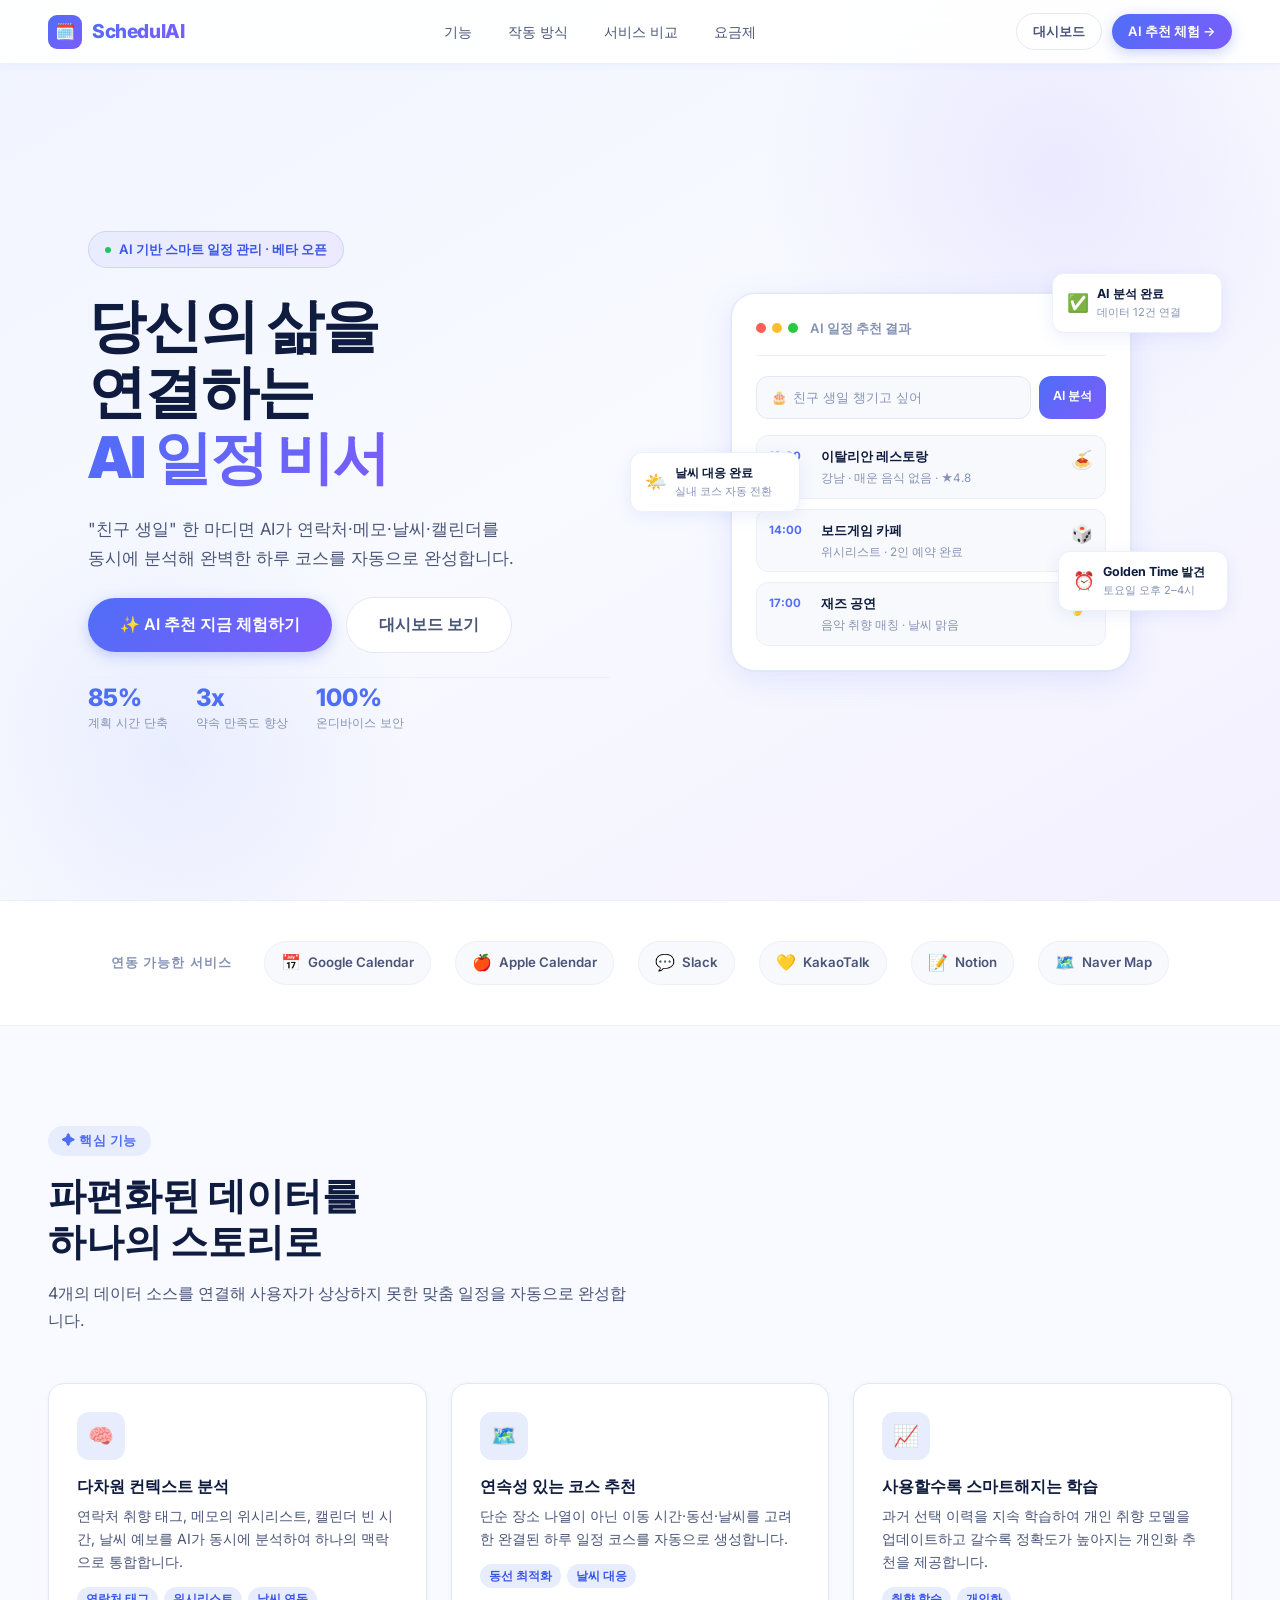
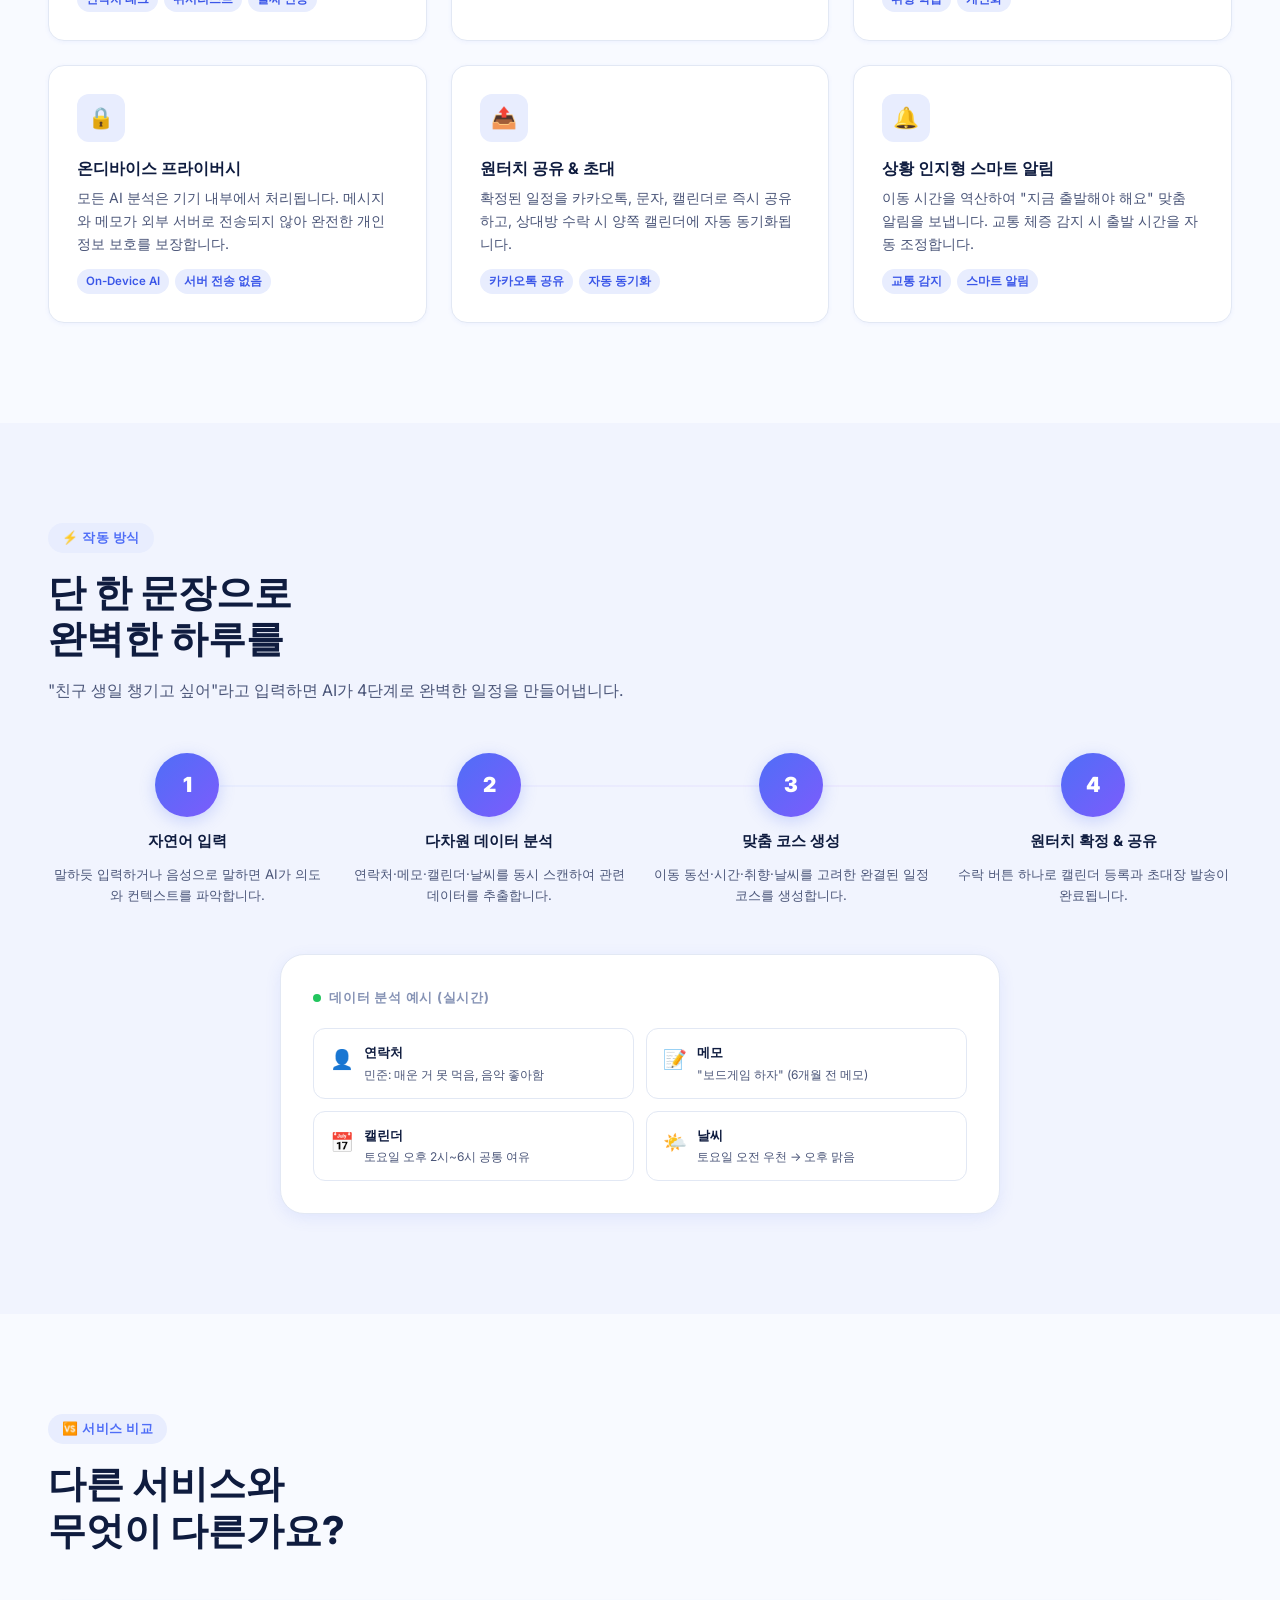
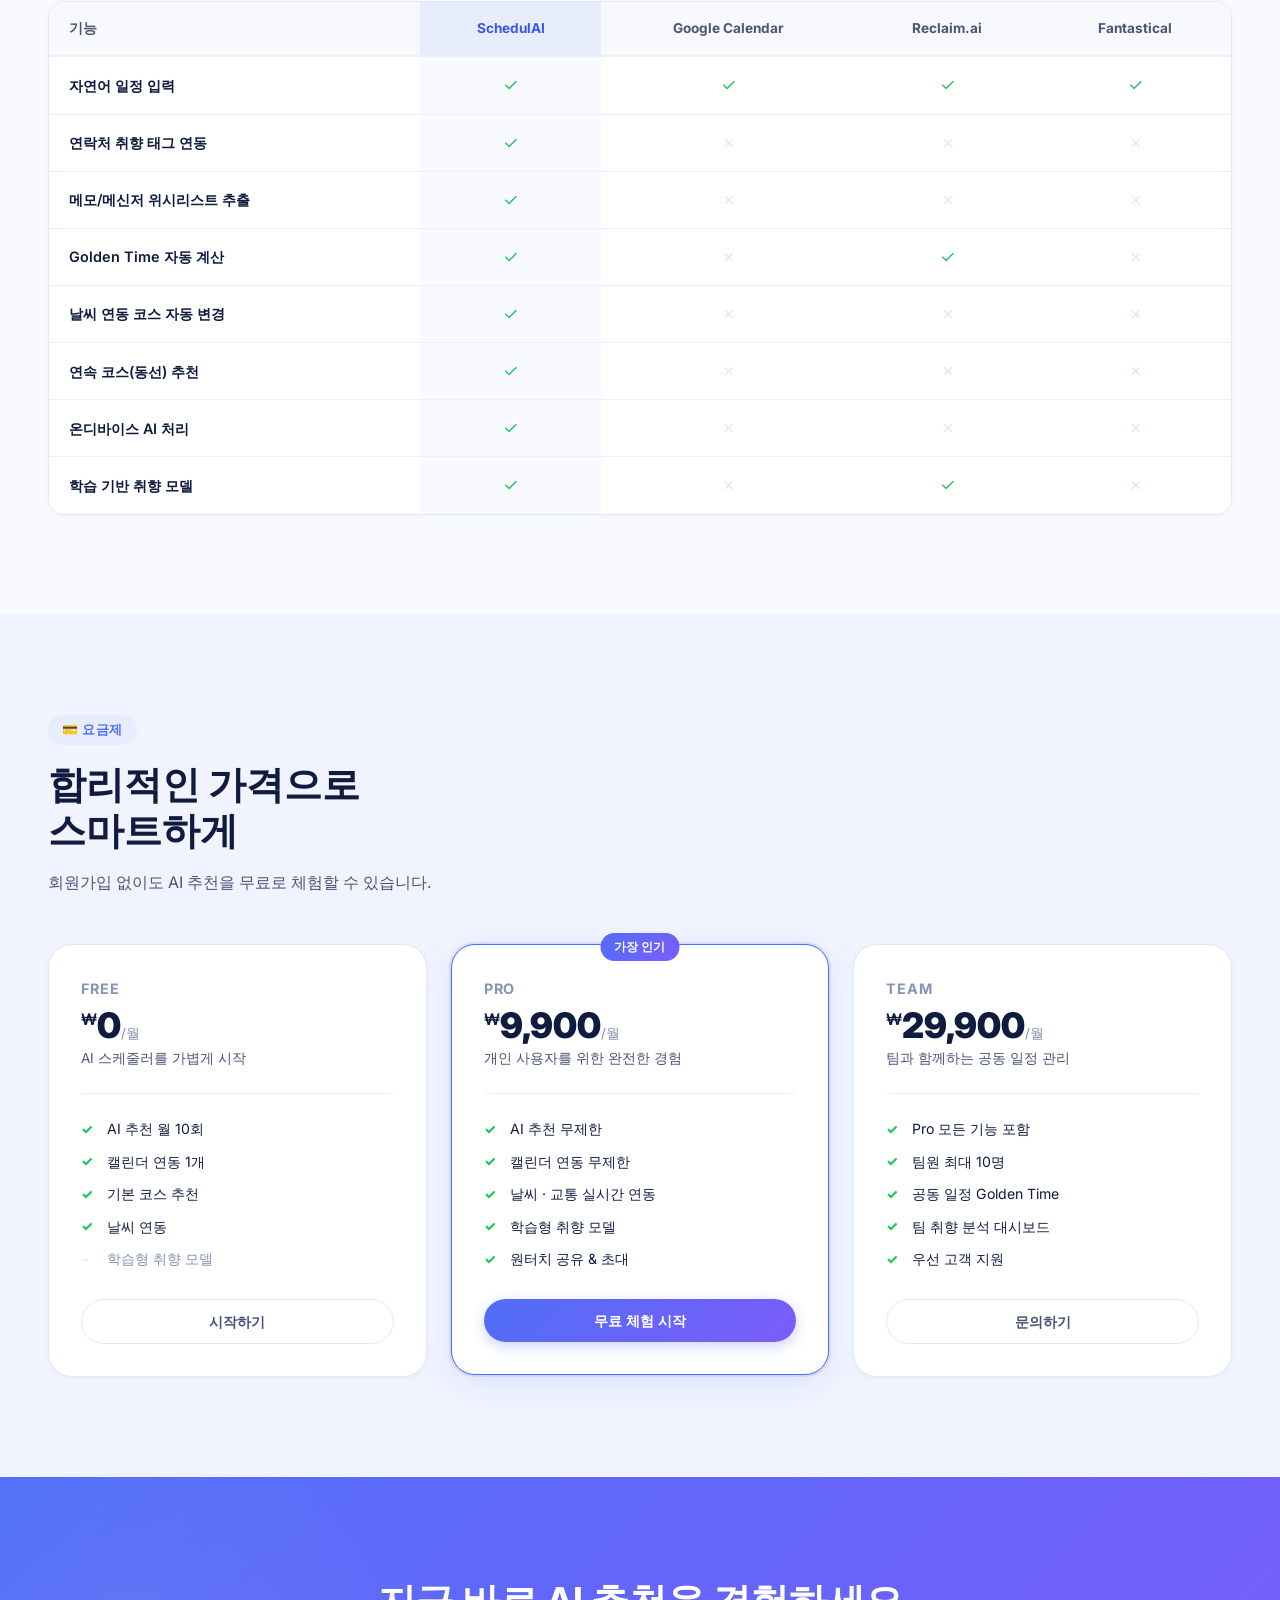
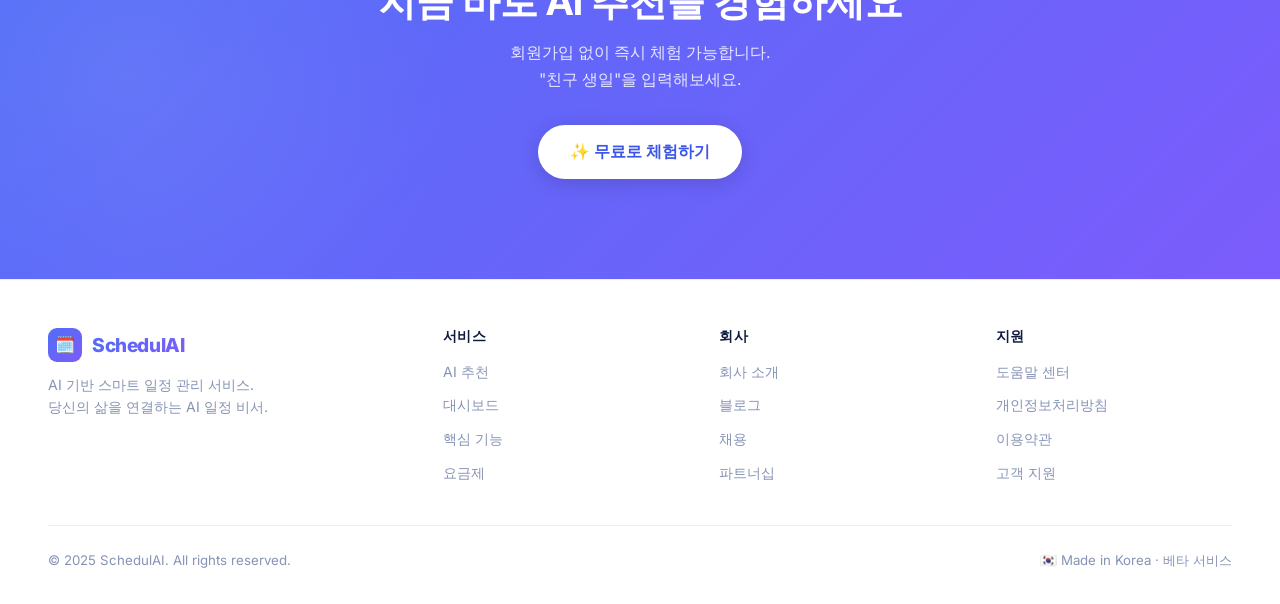
<file: index.html>
<!DOCTYPE html>
<html lang="ko">
<head>
  <meta charset="UTF-8" />
  <meta name="viewport" content="width=device-width, initial-scale=1.0" />
  <meta name="description" content="SchedulAI — 말하면 완성되는 AI 일정 비서. 연락처·메모·캘린더·날씨를 분석해 맞춤 하루 코스를 자동 완성합니다." />
  <title>SchedulAI — AI 기반 스마트 일정 관리</title>

  <!-- Fonts -->
  <link rel="preconnect" href="https://fonts.googleapis.com" />
  <link rel="preconnect" href="https://fonts.gstatic.com" crossorigin />
  <link href="https://fonts.googleapis.com/css2?family=Inter:wght@300;400;500;600;700;800;900&display=swap" rel="stylesheet" />

  <!-- CSS -->
  <link rel="stylesheet" href="css/common.css" />
  <link rel="stylesheet" href="css/landing.css" />
</head>
<body>

<!-- ===== Navigation ===== -->
<nav class="nav" role="navigation" aria-label="메인 네비게이션">
  <a href="index.html" class="nav-logo" aria-label="SchedulAI 홈">
    <div class="nav-logo-icon" aria-hidden="true">🗓️</div>
    <span class="nav-logo-text">SchedulAI</span>
  </a>

  <ul class="nav-menu" id="navMenu" role="menubar">
    <li role="none"><a href="#features" class="nav-link" role="menuitem">기능</a></li>
    <li role="none"><a href="#how" class="nav-link" role="menuitem">작동 방식</a></li>
    <li role="none"><a href="#compare" class="nav-link" role="menuitem">서비스 비교</a></li>
    <li role="none"><a href="#pricing" class="nav-link" role="menuitem">요금제</a></li>
  </ul>

  <div class="nav-actions">
    <a href="dashboard.html" class="btn btn-outline btn-sm">대시보드</a>
    <a href="recommend.html" class="btn btn-primary btn-sm">AI 추천 체험 →</a>
  </div>

  <button class="nav-hamburger" id="navHamburger" aria-label="메뉴 열기" aria-expanded="false" aria-controls="navMenu">
    <span></span><span></span><span></span>
  </button>
</nav>

<!-- ===== Hero Section ===== -->
<section class="hero" aria-label="SchedulAI 소개">
  <div class="hero-inner">

    <!-- Left: Text -->
    <div class="hero-text">
      <div class="hero-badge">
        <span class="dot" aria-hidden="true"></span>
        AI 기반 스마트 일정 관리 · 베타 오픈
      </div>

      <h1 class="hero-title">
        당신의 삶을<br />
        연결하는<br />
        <span class="highlight">AI 일정 비서</span>
      </h1>

      <p class="hero-desc">
        "친구 생일" 한 마디면 AI가 연락처·메모·날씨·캘린더를<br />
        동시에 분석해 완벽한 하루 코스를 자동으로 완성합니다.
      </p>

      <div class="hero-cta">
        <a href="recommend.html" class="btn btn-primary btn-lg" aria-label="AI 추천 지금 체험하기">
          ✨ AI 추천 지금 체험하기
        </a>
        <a href="dashboard.html" class="btn btn-outline btn-lg">
          대시보드 보기
        </a>
      </div>

      <div class="hero-stats" role="list" aria-label="서비스 성과 지표">
        <div class="hero-stat" role="listitem">
          <div class="value">85%</div>
          <div class="label">계획 시간 단축</div>
        </div>
        <div class="hero-stat" role="listitem">
          <div class="value">3x</div>
          <div class="label">약속 만족도 향상</div>
        </div>
        <div class="hero-stat" role="listitem">
          <div class="value">100%</div>
          <div class="label">온디바이스 보안</div>
        </div>
      </div>
    </div>

    <!-- Right: Visual Mockup -->
    <div class="hero-visual" aria-hidden="true">
      <div class="hero-mockup">
        <div class="mockup-header">
          <div class="mockup-dots">
            <span></span><span></span><span></span>
          </div>
          <span class="mockup-title">AI 일정 추천 결과</span>
        </div>

        <div class="mockup-input-row">
          <div class="mockup-input">
            <span>🎂</span>
            <span class="placeholder-text">친구 생일 챙기고 싶어</span>
          </div>
          <div class="mockup-btn">AI 분석</div>
        </div>

        <div class="mockup-timeline">
          <div class="timeline-item">
            <span class="timeline-time">12:00</span>
            <div class="timeline-info">
              <div class="timeline-name">이탈리안 레스토랑</div>
              <div class="timeline-sub">강남 · 매운 음식 없음 · ★4.8</div>
            </div>
            <span class="timeline-emoji">🍝</span>
          </div>
          <div class="timeline-item">
            <span class="timeline-time">14:00</span>
            <div class="timeline-info">
              <div class="timeline-name">보드게임 카페</div>
              <div class="timeline-sub">위시리스트 · 2인 예약 완료</div>
            </div>
            <span class="timeline-emoji">🎲</span>
          </div>
          <div class="timeline-item">
            <span class="timeline-time">17:00</span>
            <div class="timeline-info">
              <div class="timeline-name">재즈 공연</div>
              <div class="timeline-sub">음악 취향 매칭 · 날씨 맑음</div>
            </div>
            <span class="timeline-emoji">🎷</span>
          </div>
        </div>
      </div>

      <!-- Floating Cards -->
      <div class="float-card float-card-1">
        <span class="fc-icon">✅</span>
        <div class="fc-text">
          <div class="fc-title">AI 분석 완료</div>
          <div class="fc-desc">데이터 12건 연결</div>
        </div>
      </div>

      <div class="float-card float-card-2">
        <span class="fc-icon">⏰</span>
        <div class="fc-text">
          <div class="fc-title">Golden Time 발견</div>
          <div class="fc-desc">토요일 오후 2–4시</div>
        </div>
      </div>

      <div class="float-card float-card-3">
        <span class="fc-icon">🌤️</span>
        <div class="fc-text">
          <div class="fc-title">날씨 대응 완료</div>
          <div class="fc-desc">실내 코스 자동 전환</div>
        </div>
      </div>
    </div>

  </div>
</section>

<!-- ===== Integration Logos ===== -->
<div class="integrations" aria-label="연동 서비스">
  <div class="integrations-inner">
    <span class="int-label">연동 가능한 서비스</span>
    <div class="int-logos">
      <span class="int-logo"><span class="int-icon">📅</span> Google Calendar</span>
      <span class="int-logo"><span class="int-icon">🍎</span> Apple Calendar</span>
      <span class="int-logo"><span class="int-icon">💬</span> Slack</span>
      <span class="int-logo"><span class="int-icon">💛</span> KakaoTalk</span>
      <span class="int-logo"><span class="int-icon">📝</span> Notion</span>
      <span class="int-logo"><span class="int-icon">🗺️</span> Naver Map</span>
    </div>
  </div>
</div>

<!-- ===== Features Section ===== -->
<section id="features" class="section" aria-labelledby="features-title">
  <div class="container">
    <div class="section-label" aria-hidden="true">✦ 핵심 기능</div>
    <h2 class="section-title" id="features-title">파편화된 데이터를<br />하나의 스토리로</h2>
    <p class="section-desc">4개의 데이터 소스를 연결해 사용자가 상상하지 못한 맞춤 일정을 자동으로 완성합니다.</p>

    <div class="features-grid">
      <div class="feature-card">
        <div class="feature-icon" aria-hidden="true">🧠</div>
        <h3>다차원 컨텍스트 분석</h3>
        <p>연락처 취향 태그, 메모의 위시리스트, 캘린더 빈 시간, 날씨 예보를 AI가 동시에 분석하여 하나의 맥락으로 통합합니다.</p>
        <div class="feature-tags">
          <span class="feature-tag">연락처 태그</span>
          <span class="feature-tag">위시리스트</span>
          <span class="feature-tag">날씨 연동</span>
        </div>
      </div>

      <div class="feature-card">
        <div class="feature-icon" aria-hidden="true">🗺️</div>
        <h3>연속성 있는 코스 추천</h3>
        <p>단순 장소 나열이 아닌 이동 시간·동선·날씨를 고려한 완결된 하루 일정 코스를 자동으로 생성합니다.</p>
        <div class="feature-tags">
          <span class="feature-tag">동선 최적화</span>
          <span class="feature-tag">날씨 대응</span>
        </div>
      </div>

      <div class="feature-card">
        <div class="feature-icon" aria-hidden="true">📈</div>
        <h3>사용할수록 스마트해지는 학습</h3>
        <p>과거 선택 이력을 지속 학습하여 개인 취향 모델을 업데이트하고 갈수록 정확도가 높아지는 개인화 추천을 제공합니다.</p>
        <div class="feature-tags">
          <span class="feature-tag">취향 학습</span>
          <span class="feature-tag">개인화</span>
        </div>
      </div>

      <div class="feature-card">
        <div class="feature-icon" aria-hidden="true">🔒</div>
        <h3>온디바이스 프라이버시</h3>
        <p>모든 AI 분석은 기기 내부에서 처리됩니다. 메시지와 메모가 외부 서버로 전송되지 않아 완전한 개인정보 보호를 보장합니다.</p>
        <div class="feature-tags">
          <span class="feature-tag">On-Device AI</span>
          <span class="feature-tag">서버 전송 없음</span>
        </div>
      </div>

      <div class="feature-card">
        <div class="feature-icon" aria-hidden="true">📤</div>
        <h3>원터치 공유 & 초대</h3>
        <p>확정된 일정을 카카오톡, 문자, 캘린더로 즉시 공유하고, 상대방 수락 시 양쪽 캘린더에 자동 동기화됩니다.</p>
        <div class="feature-tags">
          <span class="feature-tag">카카오톡 공유</span>
          <span class="feature-tag">자동 동기화</span>
        </div>
      </div>

      <div class="feature-card">
        <div class="feature-icon" aria-hidden="true">🔔</div>
        <h3>상황 인지형 스마트 알림</h3>
        <p>이동 시간을 역산하여 "지금 출발해야 해요" 맞춤 알림을 보냅니다. 교통 체증 감지 시 출발 시간을 자동 조정합니다.</p>
        <div class="feature-tags">
          <span class="feature-tag">교통 감지</span>
          <span class="feature-tag">스마트 알림</span>
        </div>
      </div>
    </div>
  </div>
</section>

<!-- ===== How It Works ===== -->
<section id="how" class="section section-alt" aria-labelledby="how-title">
  <div class="container">
    <div class="section-label" aria-hidden="true">⚡ 작동 방식</div>
    <h2 class="section-title" id="how-title">단 한 문장으로<br />완벽한 하루를</h2>
    <p class="section-desc">"친구 생일 챙기고 싶어"라고 입력하면 AI가 4단계로 완벽한 일정을 만들어냅니다.</p>

    <div class="how-steps" role="list">
      <div class="how-step" role="listitem">
        <div class="step-number" aria-label="1단계">1</div>
        <h4>자연어 입력</h4>
        <p>말하듯 입력하거나 음성으로 말하면 AI가 의도와 컨텍스트를 파악합니다.</p>
      </div>
      <div class="how-step" role="listitem">
        <div class="step-number" aria-label="2단계">2</div>
        <h4>다차원 데이터 분석</h4>
        <p>연락처·메모·캘린더·날씨를 동시 스캔하여 관련 데이터를 추출합니다.</p>
      </div>
      <div class="how-step" role="listitem">
        <div class="step-number" aria-label="3단계">3</div>
        <h4>맞춤 코스 생성</h4>
        <p>이동 동선·시간·취향·날씨를 고려한 완결된 일정 코스를 생성합니다.</p>
      </div>
      <div class="how-step" role="listitem">
        <div class="step-number" aria-label="4단계">4</div>
        <h4>원터치 확정 & 공유</h4>
        <p>수락 버튼 하나로 캘린더 등록과 초대장 발송이 완료됩니다.</p>
      </div>
    </div>

    <!-- Demo Data Card -->
    <div class="demo-card" aria-label="AI 분석 예시">
      <div class="demo-title">데이터 분석 예시 (실시간)</div>
      <div class="demo-sources">
        <div class="demo-source">
          <span class="ds-icon">👤</span>
          <div>
            <div class="ds-label">연락처</div>
            <div class="ds-value">민준: 매운 거 못 먹음, 음악 좋아함</div>
          </div>
        </div>
        <div class="demo-source">
          <span class="ds-icon">📝</span>
          <div>
            <div class="ds-label">메모</div>
            <div class="ds-value">"보드게임 하자" (6개월 전 메모)</div>
          </div>
        </div>
        <div class="demo-source">
          <span class="ds-icon">📅</span>
          <div>
            <div class="ds-label">캘린더</div>
            <div class="ds-value">토요일 오후 2시~6시 공통 여유</div>
          </div>
        </div>
        <div class="demo-source">
          <span class="ds-icon">🌤️</span>
          <div>
            <div class="ds-label">날씨</div>
            <div class="ds-value">토요일 오전 우천 → 오후 맑음</div>
          </div>
        </div>
      </div>
    </div>
  </div>
</section>

<!-- ===== Comparison ===== -->
<section id="compare" class="section" aria-labelledby="compare-title">
  <div class="container">
    <div class="section-label" aria-hidden="true">🆚 서비스 비교</div>
    <h2 class="section-title" id="compare-title">다른 서비스와<br />무엇이 다른가요?</h2>

    <div class="compare-wrap" role="region" aria-label="서비스 기능 비교표">
      <table class="compare-table">
        <thead>
          <tr>
            <th scope="col">기능</th>
            <th scope="col" class="highlight-col">SchedulAI</th>
            <th scope="col">Google Calendar</th>
            <th scope="col">Reclaim.ai</th>
            <th scope="col">Fantastical</th>
          </tr>
        </thead>
        <tbody>
          <tr>
            <td>자연어 일정 입력</td>
            <td class="highlight-col"><span class="check-yes" aria-label="지원">✓</span></td>
            <td><span class="check-yes" aria-label="지원">✓</span></td>
            <td><span class="check-yes" aria-label="지원">✓</span></td>
            <td><span class="check-yes" aria-label="지원">✓</span></td>
          </tr>
          <tr>
            <td>연락처 취향 태그 연동</td>
            <td class="highlight-col"><span class="check-yes" aria-label="지원">✓</span></td>
            <td><span class="check-no" aria-label="미지원">✗</span></td>
            <td><span class="check-no" aria-label="미지원">✗</span></td>
            <td><span class="check-no" aria-label="미지원">✗</span></td>
          </tr>
          <tr>
            <td>메모/메신저 위시리스트 추출</td>
            <td class="highlight-col"><span class="check-yes" aria-label="지원">✓</span></td>
            <td><span class="check-no" aria-label="미지원">✗</span></td>
            <td><span class="check-no" aria-label="미지원">✗</span></td>
            <td><span class="check-no" aria-label="미지원">✗</span></td>
          </tr>
          <tr>
            <td>Golden Time 자동 계산</td>
            <td class="highlight-col"><span class="check-yes" aria-label="지원">✓</span></td>
            <td><span class="check-no" aria-label="미지원">✗</span></td>
            <td><span class="check-yes" aria-label="지원">✓</span></td>
            <td><span class="check-no" aria-label="미지원">✗</span></td>
          </tr>
          <tr>
            <td>날씨 연동 코스 자동 변경</td>
            <td class="highlight-col"><span class="check-yes" aria-label="지원">✓</span></td>
            <td><span class="check-no" aria-label="미지원">✗</span></td>
            <td><span class="check-no" aria-label="미지원">✗</span></td>
            <td><span class="check-no" aria-label="미지원">✗</span></td>
          </tr>
          <tr>
            <td>연속 코스(동선) 추천</td>
            <td class="highlight-col"><span class="check-yes" aria-label="지원">✓</span></td>
            <td><span class="check-no" aria-label="미지원">✗</span></td>
            <td><span class="check-no" aria-label="미지원">✗</span></td>
            <td><span class="check-no" aria-label="미지원">✗</span></td>
          </tr>
          <tr>
            <td>온디바이스 AI 처리</td>
            <td class="highlight-col"><span class="check-yes" aria-label="지원">✓</span></td>
            <td><span class="check-no" aria-label="미지원">✗</span></td>
            <td><span class="check-no" aria-label="미지원">✗</span></td>
            <td><span class="check-no" aria-label="미지원">✗</span></td>
          </tr>
          <tr>
            <td>학습 기반 취향 모델</td>
            <td class="highlight-col"><span class="check-yes" aria-label="지원">✓</span></td>
            <td><span class="check-no" aria-label="미지원">✗</span></td>
            <td><span class="check-yes" aria-label="지원">✓</span></td>
            <td><span class="check-no" aria-label="미지원">✗</span></td>
          </tr>
        </tbody>
      </table>
    </div>
  </div>
</section>

<!-- ===== Pricing ===== -->
<section id="pricing" class="section section-alt" aria-labelledby="pricing-title">
  <div class="container">
    <div class="section-label" aria-hidden="true">💳 요금제</div>
    <h2 class="section-title" id="pricing-title">합리적인 가격으로<br />스마트하게</h2>
    <p class="section-desc">회원가입 없이도 AI 추천을 무료로 체험할 수 있습니다.</p>

    <div class="pricing-grid">
      <!-- Free -->
      <div class="pricing-card">
        <div class="pricing-name">Free</div>
        <div class="pricing-price"><sup>₩</sup>0<span class="per">/월</span></div>
        <div class="pricing-desc">AI 스케줄러를 가볍게 시작</div>
        <ul class="pricing-features" aria-label="Free 플랜 기능">
          <li class="included">AI 추천 월 10회</li>
          <li class="included">캘린더 연동 1개</li>
          <li class="included">기본 코스 추천</li>
          <li class="included">날씨 연동</li>
          <li class="excluded">학습형 취향 모델</li>
        </ul>
        <a href="recommend.html" class="btn btn-outline" style="width:100%;justify-content:center;" aria-label="Free 플랜으로 시작하기">시작하기</a>
      </div>

      <!-- Pro -->
      <div class="pricing-card popular" aria-label="가장 인기있는 요금제">
        <div class="popular-badge">가장 인기</div>
        <div class="pricing-name">Pro</div>
        <div class="pricing-price"><sup>₩</sup>9,900<span class="per">/월</span></div>
        <div class="pricing-desc">개인 사용자를 위한 완전한 경험</div>
        <ul class="pricing-features" aria-label="Pro 플랜 기능">
          <li class="included">AI 추천 무제한</li>
          <li class="included">캘린더 연동 무제한</li>
          <li class="included">날씨 · 교통 실시간 연동</li>
          <li class="included">학습형 취향 모델</li>
          <li class="included">원터치 공유 & 초대</li>
        </ul>
        <a href="recommend.html" class="btn btn-primary" style="width:100%;justify-content:center;" aria-label="Pro 플랜 무료 체험 시작">무료 체험 시작</a>
      </div>

      <!-- Team -->
      <div class="pricing-card">
        <div class="pricing-name">Team</div>
        <div class="pricing-price"><sup>₩</sup>29,900<span class="per">/월</span></div>
        <div class="pricing-desc">팀과 함께하는 공동 일정 관리</div>
        <ul class="pricing-features" aria-label="Team 플랜 기능">
          <li class="included">Pro 모든 기능 포함</li>
          <li class="included">팀원 최대 10명</li>
          <li class="included">공동 일정 Golden Time</li>
          <li class="included">팀 취향 분석 대시보드</li>
          <li class="included">우선 고객 지원</li>
        </ul>
        <a href="recommend.html" class="btn btn-outline" style="width:100%;justify-content:center;" aria-label="Team 플랜 문의하기">문의하기</a>
      </div>
    </div>
  </div>
</section>

<!-- ===== CTA ===== -->
<section class="cta-section" aria-labelledby="cta-title">
  <h2 id="cta-title">지금 바로 AI 추천을 경험하세요</h2>
  <p>회원가입 없이 즉시 체험 가능합니다.<br />"친구 생일"을 입력해보세요.</p>
  <a href="recommend.html" class="btn btn-white btn-lg" aria-label="AI 추천 무료 체험하기">✨ 무료로 체험하기</a>
</section>

<!-- ===== Footer ===== -->
<footer class="footer" role="contentinfo">
  <div class="footer-inner">
    <div class="footer-brand">
      <a href="index.html" class="nav-logo" style="margin-bottom:0" aria-label="SchedulAI 홈">
        <div class="nav-logo-icon" aria-hidden="true">🗓️</div>
        <span class="nav-logo-text">SchedulAI</span>
      </a>
      <p>AI 기반 스마트 일정 관리 서비스.<br />당신의 삶을 연결하는 AI 일정 비서.</p>
    </div>
    <div class="footer-col">
      <h4>서비스</h4>
      <ul>
        <li><a href="recommend.html">AI 추천</a></li>
        <li><a href="dashboard.html">대시보드</a></li>
        <li><a href="#features">핵심 기능</a></li>
        <li><a href="#pricing">요금제</a></li>
      </ul>
    </div>
    <div class="footer-col">
      <h4>회사</h4>
      <ul>
        <li><a href="#">회사 소개</a></li>
        <li><a href="#">블로그</a></li>
        <li><a href="#">채용</a></li>
        <li><a href="#">파트너십</a></li>
      </ul>
    </div>
    <div class="footer-col">
      <h4>지원</h4>
      <ul>
        <li><a href="#">도움말 센터</a></li>
        <li><a href="#">개인정보처리방침</a></li>
        <li><a href="#">이용약관</a></li>
        <li><a href="#">고객 지원</a></li>
      </ul>
    </div>
  </div>
  <div class="footer-bottom">
    <span>© 2025 SchedulAI. All rights reserved.</span>
    <span>🇰🇷 Made in Korea · 베타 서비스</span>
  </div>
</footer>

<!-- Scripts -->
<script src="js/landing.js"></script>
</body>
</html>
</file>
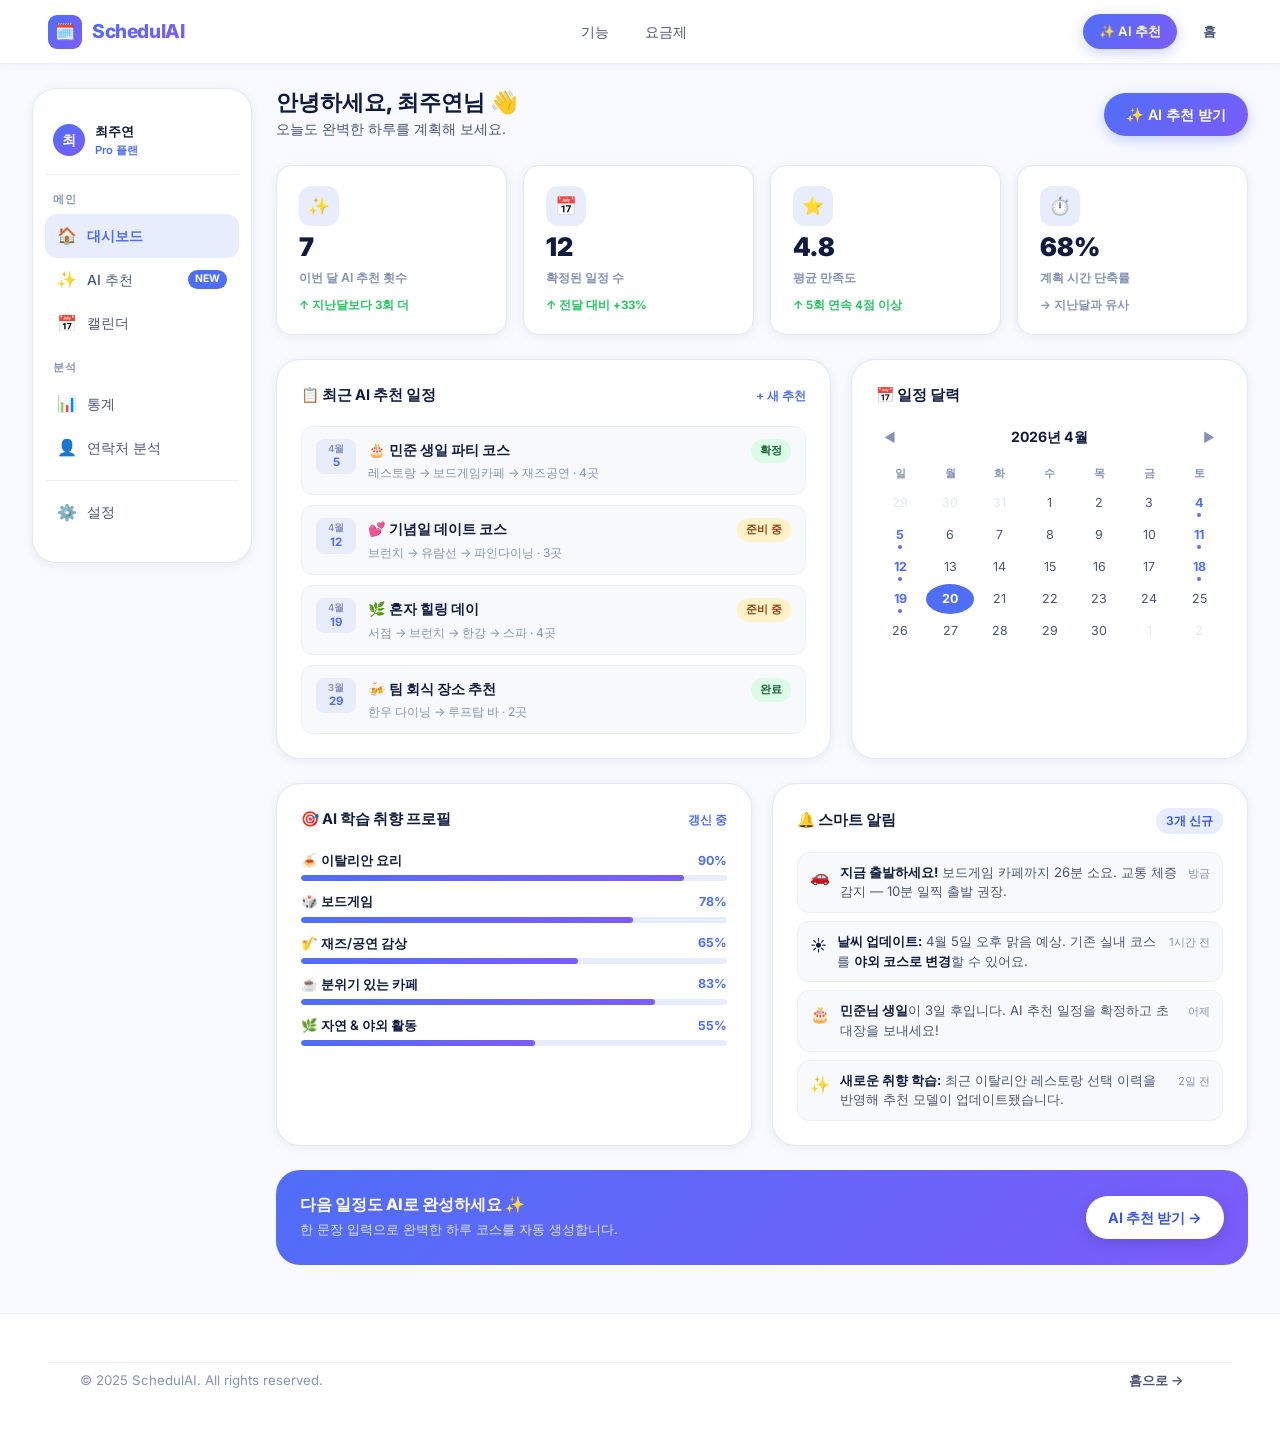
<file: dashboard.html>
<!DOCTYPE html>
<html lang="ko">
<head>
  <meta charset="UTF-8" />
  <meta name="viewport" content="width=device-width, initial-scale=1.0" />
  <meta name="description" content="SchedulAI 대시보드 — 내 일정과 AI 추천 현황을 한눈에 확인하세요." />
  <title>대시보드 — SchedulAI</title>

  <link rel="preconnect" href="https://fonts.googleapis.com" />
  <link rel="preconnect" href="https://fonts.gstatic.com" crossorigin />
  <link href="https://fonts.googleapis.com/css2?family=Inter:wght@400;500;600;700;800;900&display=swap" rel="stylesheet" />

  <link rel="stylesheet" href="css/common.css" />
  <link rel="stylesheet" href="css/dashboard.css" />
</head>
<body class="dashboard-layout">

<!-- ===== Navigation ===== -->
<nav class="nav" role="navigation" aria-label="메인 네비게이션">
  <a href="index.html" class="nav-logo" aria-label="SchedulAI 홈">
    <div class="nav-logo-icon" aria-hidden="true">🗓️</div>
    <span class="nav-logo-text">SchedulAI</span>
  </a>

  <ul class="nav-menu" id="navMenu" role="menubar">
    <li role="none"><a href="index.html#features" class="nav-link" role="menuitem">기능</a></li>
    <li role="none"><a href="index.html#pricing" class="nav-link" role="menuitem">요금제</a></li>
  </ul>

  <div class="nav-actions">
    <a href="recommend.html" class="btn btn-primary btn-sm">✨ AI 추천</a>
    <a href="index.html" class="btn btn-ghost btn-sm">홈</a>
  </div>

  <button class="nav-hamburger" id="navHamburger" aria-label="메뉴 열기" aria-expanded="false" aria-controls="navMenu">
    <span></span><span></span><span></span>
  </button>
</nav>

<!-- ===== Dashboard Body ===== -->
<div class="dashboard-body">

  <!-- Sidebar -->
  <aside class="sidebar" aria-label="대시보드 사이드바">
    <div class="sidebar-user">
      <div class="user-avatar" aria-hidden="true">최</div>
      <div>
        <div class="user-name">최주연</div>
        <div class="user-plan">Pro 플랜</div>
      </div>
    </div>

    <div class="sidebar-divider"></div>

    <div class="sidebar-section">
      <div class="sidebar-label">메인</div>
      <a href="dashboard.html" class="sidebar-link active" aria-current="page">
        <span class="sl-icon">🏠</span> 대시보드
      </a>
      <a href="recommend.html" class="sidebar-link">
        <span class="sl-icon">✨</span> AI 추천
        <span class="sl-badge">NEW</span>
      </a>
      <a href="#" class="sidebar-link">
        <span class="sl-icon">📅</span> 캘린더
      </a>
    </div>

    <div class="sidebar-section">
      <div class="sidebar-label">분석</div>
      <a href="#" class="sidebar-link">
        <span class="sl-icon">📊</span> 통계
      </a>
      <a href="#" class="sidebar-link">
        <span class="sl-icon">👤</span> 연락처 분석
      </a>
    </div>

    <div class="sidebar-divider"></div>

    <div class="sidebar-section">
      <a href="index.html" class="sidebar-link">
        <span class="sl-icon">⚙️</span> 설정
      </a>
    </div>
  </aside>

  <!-- Main Content -->
  <main class="dashboard-main" id="dashMain">

    <!-- Page Header -->
    <div class="dash-page-header">
      <div>
        <h1>안녕하세요, 최주연님 👋</h1>
        <p>오늘도 완벽한 하루를 계획해 보세요.</p>
      </div>
      <a href="recommend.html" class="btn btn-primary" aria-label="AI 추천 받기">
        ✨ AI 추천 받기
      </a>
    </div>

    <!-- KPI Cards -->
    <div class="kpi-grid" role="list" aria-label="주요 지표">
      <div class="kpi-card" role="listitem">
        <div class="kpi-icon" aria-hidden="true">✨</div>
        <div class="kpi-value">7</div>
        <div class="kpi-label">이번 달 AI 추천 횟수</div>
        <div class="kpi-change up" aria-label="지난달 대비 증가">↑ 지난달보다 3회 더</div>
      </div>
      <div class="kpi-card" role="listitem">
        <div class="kpi-icon" aria-hidden="true">📅</div>
        <div class="kpi-value">12</div>
        <div class="kpi-label">확정된 일정 수</div>
        <div class="kpi-change up" aria-label="지난달 대비 증가">↑ 전달 대비 +33%</div>
      </div>
      <div class="kpi-card" role="listitem">
        <div class="kpi-icon" aria-hidden="true">⭐</div>
        <div class="kpi-value">4.8</div>
        <div class="kpi-label">평균 만족도</div>
        <div class="kpi-change up" aria-label="지난달 대비 증가">↑ 5회 연속 4점 이상</div>
      </div>
      <div class="kpi-card" role="listitem">
        <div class="kpi-icon" aria-hidden="true">⏱️</div>
        <div class="kpi-value">68%</div>
        <div class="kpi-label">계획 시간 단축률</div>
        <div class="kpi-change neutral" aria-label="지난달과 동일">→ 지난달과 유사</div>
      </div>
    </div>

    <!-- Row: Recent Schedules + Calendar -->
    <div class="dash-grid-3-2">

      <!-- Recent Schedules -->
      <div class="dash-card" aria-label="최근 일정">
        <div class="dash-card-header">
          <div class="dash-card-title">📋 최근 AI 추천 일정</div>
          <a href="recommend.html" class="dash-card-action">+ 새 추천</a>
        </div>
        <div class="schedule-list">
          <div class="schedule-item">
            <div class="si-date"><span class="month">4월</span>5</div>
            <div class="si-body">
              <div class="si-title">🎂 민준 생일 파티 코스</div>
              <div class="si-meta">레스토랑 → 보드게임카페 → 재즈공연 · 4곳</div>
            </div>
            <span class="si-status confirmed">확정</span>
          </div>
          <div class="schedule-item">
            <div class="si-date"><span class="month">4월</span>12</div>
            <div class="si-body">
              <div class="si-title">💕 기념일 데이트 코스</div>
              <div class="si-meta">브런치 → 유람선 → 파인다이닝 · 3곳</div>
            </div>
            <span class="si-status pending">준비 중</span>
          </div>
          <div class="schedule-item">
            <div class="si-date"><span class="month">4월</span>19</div>
            <div class="si-body">
              <div class="si-title">🌿 혼자 힐링 데이</div>
              <div class="si-meta">서점 → 브런치 → 한강 → 스파 · 4곳</div>
            </div>
            <span class="si-status pending">준비 중</span>
          </div>
          <div class="schedule-item">
            <div class="si-date"><span class="month">3월</span>29</div>
            <div class="si-body">
              <div class="si-title">🍻 팀 회식 장소 추천</div>
              <div class="si-meta">한우 다이닝 → 루프탑 바 · 2곳</div>
            </div>
            <span class="si-status confirmed">완료</span>
          </div>
        </div>
      </div>

      <!-- Mini Calendar -->
      <div class="dash-card" aria-label="달력">
        <div class="dash-card-header">
          <div class="dash-card-title">📅 일정 달력</div>
        </div>
        <div class="mini-calendar">
          <div class="cal-nav">
            <button class="cal-nav-btn" aria-label="이전 달">◀</button>
            <span class="cal-nav-title">2026년 4월</span>
            <button class="cal-nav-btn" aria-label="다음 달">▶</button>
          </div>
          <div class="cal-grid" aria-label="2026년 4월 달력">
            <div class="cal-day-label">일</div>
            <div class="cal-day-label">월</div>
            <div class="cal-day-label">화</div>
            <div class="cal-day-label">수</div>
            <div class="cal-day-label">목</div>
            <div class="cal-day-label">금</div>
            <div class="cal-day-label">토</div>

            <!-- Padding for April 2026 (starts Wednesday) -->
            <div class="cal-day other-month">29</div>
            <div class="cal-day other-month">30</div>
            <div class="cal-day other-month">31</div>
            <div class="cal-day">1</div>
            <div class="cal-day">2</div>
            <div class="cal-day">3</div>
            <div class="cal-day has-event">4</div>

            <div class="cal-day has-event">5</div>
            <div class="cal-day">6</div>
            <div class="cal-day">7</div>
            <div class="cal-day">8</div>
            <div class="cal-day">9</div>
            <div class="cal-day">10</div>
            <div class="cal-day has-event">11</div>

            <div class="cal-day has-event">12</div>
            <div class="cal-day">13</div>
            <div class="cal-day">14</div>
            <div class="cal-day">15</div>
            <div class="cal-day">16</div>
            <div class="cal-day">17</div>
            <div class="cal-day has-event">18</div>

            <div class="cal-day has-event">19</div>
            <div class="cal-day today">20</div>
            <div class="cal-day">21</div>
            <div class="cal-day">22</div>
            <div class="cal-day">23</div>
            <div class="cal-day">24</div>
            <div class="cal-day">25</div>

            <div class="cal-day">26</div>
            <div class="cal-day">27</div>
            <div class="cal-day">28</div>
            <div class="cal-day">29</div>
            <div class="cal-day">30</div>
            <div class="cal-day other-month">1</div>
            <div class="cal-day other-month">2</div>
          </div>
        </div>
      </div>
    </div>

    <!-- Row: Taste Profile + Notifications -->
    <div class="dash-grid-2">

      <!-- Taste Profile -->
      <div class="dash-card" aria-label="취향 프로필">
        <div class="dash-card-header">
          <div class="dash-card-title">🎯 AI 학습 취향 프로필</div>
          <span class="dash-card-action">갱신 중</span>
        </div>
        <div class="taste-list" id="tasteList">
          <!-- JS로 렌더링 -->
        </div>
      </div>

      <!-- Notifications -->
      <div class="dash-card" aria-label="알림 피드">
        <div class="dash-card-header">
          <div class="dash-card-title">🔔 스마트 알림</div>
          <span class="badge badge-primary">3개 신규</span>
        </div>
        <div class="notif-list">
          <div class="notif-item">
            <span class="notif-icon">🚗</span>
            <div class="notif-text"><strong>지금 출발하세요!</strong> 보드게임 카페까지 26분 소요. 교통 체증 감지 — 10분 일찍 출발 권장.</div>
            <span class="notif-time">방금</span>
          </div>
          <div class="notif-item">
            <span class="notif-icon">☀️</span>
            <div class="notif-text"><strong>날씨 업데이트:</strong> 4월 5일 오후 맑음 예상. 기존 실내 코스를 <strong>야외 코스로 변경</strong>할 수 있어요.</div>
            <span class="notif-time">1시간 전</span>
          </div>
          <div class="notif-item">
            <span class="notif-icon">🎂</span>
            <div class="notif-text"><strong>민준님 생일</strong>이 3일 후입니다. AI 추천 일정을 확정하고 초대장을 보내세요!</div>
            <span class="notif-time">어제</span>
          </div>
          <div class="notif-item">
            <span class="notif-icon">✨</span>
            <div class="notif-text"><strong>새로운 취향 학습:</strong> 최근 이탈리안 레스토랑 선택 이력을 반영해 추천 모델이 업데이트됐습니다.</div>
            <span class="notif-time">2일 전</span>
          </div>
        </div>
      </div>
    </div>

    <!-- CTA Banner -->
    <div class="cta-card" aria-label="AI 추천 바로가기">
      <div class="cta-card-text">
        <h3>다음 일정도 AI로 완성하세요 ✨</h3>
        <p>한 문장 입력으로 완벽한 하루 코스를 자동 생성합니다.</p>
      </div>
      <a href="recommend.html" class="btn" style="background:#fff;color:var(--primary-dark);font-weight:700;box-shadow:0 4px 16px rgba(0,0,0,0.15);" aria-label="AI 추천 페이지로 이동">
        AI 추천 받기 →
      </a>
    </div>

  </main>
</div>

<!-- ===== Footer ===== -->
<footer class="footer" role="contentinfo">
  <div class="footer-bottom" style="max-width:1400px;margin:0 auto;padding:0 clamp(12px,3vw,32px);">
    <span>© 2025 SchedulAI. All rights reserved.</span>
    <a href="index.html" class="btn btn-ghost btn-sm">홈으로 →</a>
  </div>
</footer>

<!-- Scripts -->
<script src="js/dashboard.js"></script>
</body>
</html>
</file>
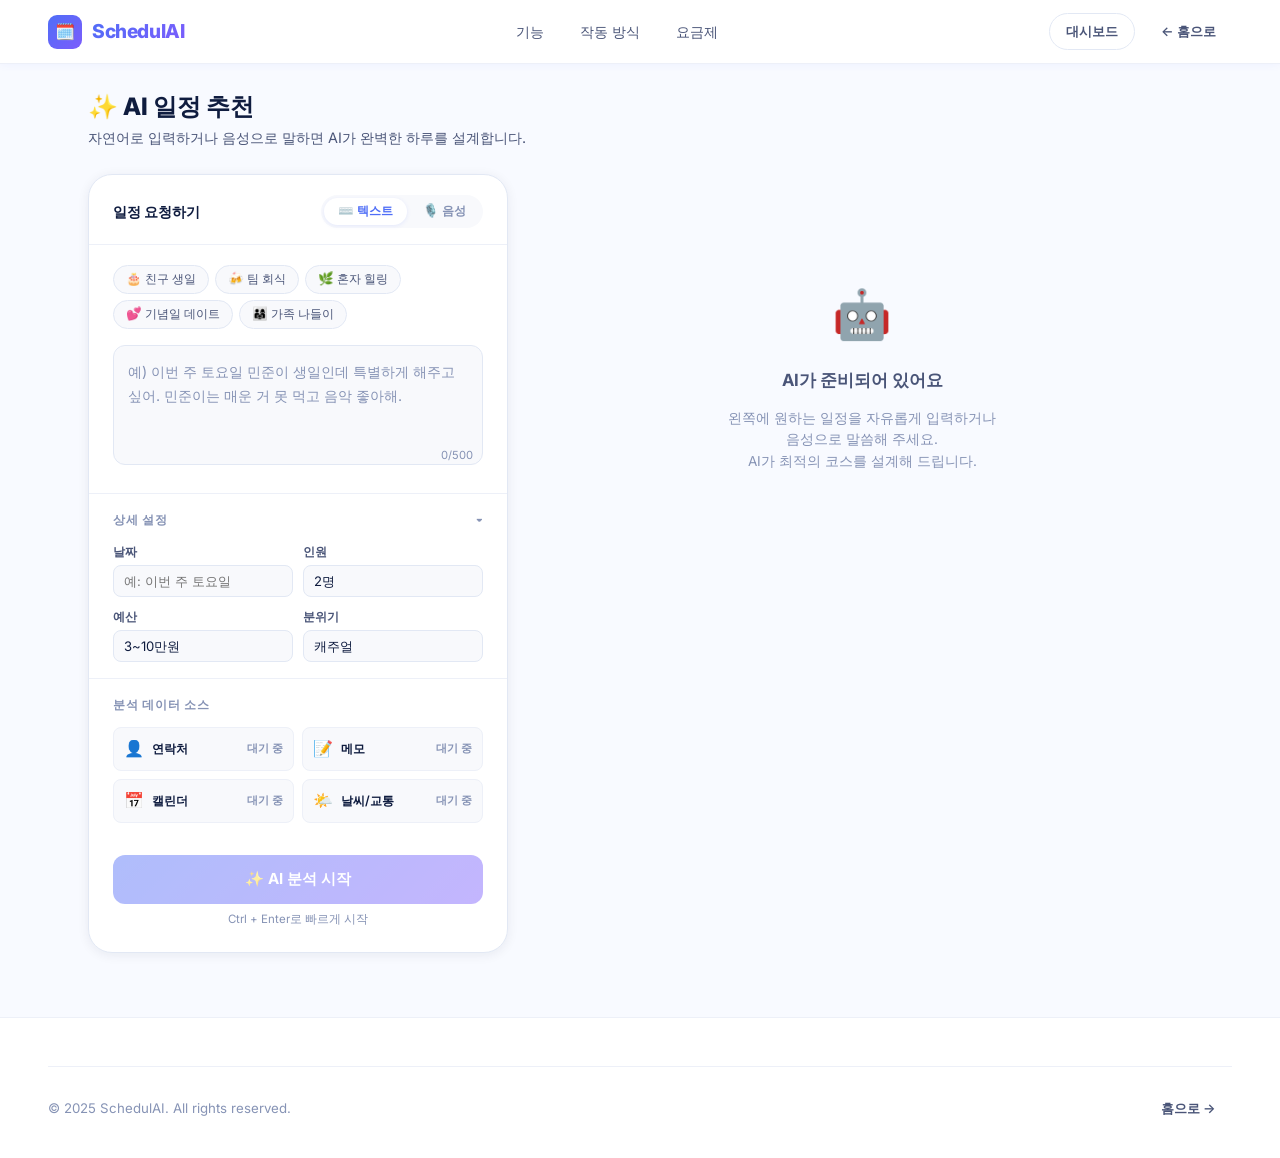
<file: recommend.html>
<!DOCTYPE html>
<html lang="ko">
<head>
  <meta charset="UTF-8" />
  <meta name="viewport" content="width=device-width, initial-scale=1.0" />
  <meta name="description" content="SchedulAI AI 추천 — 자연어로 입력하거나 음성으로 말하면 AI가 완벽한 하루를 설계합니다." />
  <title>AI 추천 — SchedulAI</title>

  <link rel="preconnect" href="https://fonts.googleapis.com" />
  <link rel="preconnect" href="https://fonts.gstatic.com" crossorigin />
  <link href="https://fonts.googleapis.com/css2?family=Inter:wght@400;500;600;700;800;900&display=swap" rel="stylesheet" />

  <link rel="stylesheet" href="css/common.css" />
  <link rel="stylesheet" href="css/recommend.css" />
</head>
<body class="recommend-page">

<!-- ===== Navigation ===== -->
<nav class="nav" role="navigation" aria-label="메인 네비게이션">
  <a href="index.html" class="nav-logo" aria-label="SchedulAI 홈">
    <div class="nav-logo-icon" aria-hidden="true">🗓️</div>
    <span class="nav-logo-text">SchedulAI</span>
  </a>

  <ul class="nav-menu" id="navMenu" role="menubar">
    <li role="none"><a href="index.html#features" class="nav-link" role="menuitem">기능</a></li>
    <li role="none"><a href="index.html#how" class="nav-link" role="menuitem">작동 방식</a></li>
    <li role="none"><a href="index.html#pricing" class="nav-link" role="menuitem">요금제</a></li>
  </ul>

  <div class="nav-actions">
    <a href="dashboard.html" class="btn btn-outline btn-sm">대시보드</a>
    <a href="index.html" class="btn btn-ghost btn-sm">← 홈으로</a>
  </div>

  <button class="nav-hamburger" id="navHamburger" aria-label="메뉴 열기" aria-expanded="false" aria-controls="navMenu">
    <span></span><span></span><span></span>
  </button>
</nav>

<!-- ===== Page Header ===== -->
<div class="recommend-header">
  <h1>✨ AI 일정 추천</h1>
  <p>자연어로 입력하거나 음성으로 말하면 AI가 완벽한 하루를 설계합니다.</p>
</div>

<!-- ===== Main Body ===== -->
<main class="recommend-body" id="recommendBody">

  <!-- Left: Input Panel -->
  <section class="input-panel" aria-label="일정 입력">

    <!-- Panel Header with Mode Tabs -->
    <div class="input-panel-header">
      <h2>일정 요청하기</h2>
      <div class="mode-tabs" role="tablist" aria-label="입력 방식 선택">
        <button class="mode-tab active" id="tabText" role="tab" aria-selected="true" aria-controls="textPanel">
          ⌨️ 텍스트
        </button>
        <button class="mode-tab" id="tabVoice" role="tab" aria-selected="false" aria-controls="voicePanel">
          🎙️ 음성
        </button>
      </div>
    </div>

    <div class="input-panel-body">

      <!-- Quick Examples -->
      <div class="quick-examples" role="list" aria-label="빠른 예시">
        <button class="quick-chip" role="listitem" data-text="친구 생일을 특별하게 보내고 싶어">🎂 친구 생일</button>
        <button class="quick-chip" role="listitem" data-text="팀 회식 장소 추천해줘">🍻 팀 회식</button>
        <button class="quick-chip" role="listitem" data-text="혼자 힐링할 수 있는 하루 코스 만들어줘">🌿 혼자 힐링</button>
        <button class="quick-chip" role="listitem" data-text="기념일 데이트 코스 추천해줘">💕 기념일 데이트</button>
        <button class="quick-chip" role="listitem" data-text="가족과 함께하는 주말 나들이 계획 세워줘">👨‍👩‍👧 가족 나들이</button>
      </div>

      <!-- TEXT INPUT PANEL -->
      <div id="textPanel" role="tabpanel" aria-labelledby="tabText">
        <div class="text-input-area">
          <div class="textarea-wrap">
            <textarea
              id="textInput"
              placeholder="예) 이번 주 토요일 민준이 생일인데 특별하게 해주고 싶어. 민준이는 매운 거 못 먹고 음악 좋아해."
              maxlength="500"
              aria-label="일정 요청 입력"
            ></textarea>
            <span class="char-count" aria-live="polite"><span id="charCount">0</span>/500</span>
          </div>
        </div>
      </div>

      <!-- VOICE INPUT PANEL -->
      <div id="voicePanel" role="tabpanel" aria-labelledby="tabVoice" style="display:none;">
        <div class="voice-input-area">
          <div class="mic-wrapper">
            <div class="mic-pulse" id="micPulse" aria-hidden="true"></div>
            <button class="mic-btn" id="micBtn" aria-label="음성 입력 시작" title="클릭하여 음성 입력 시작">
              🎙️
            </button>
          </div>
          <div class="voice-status" id="voiceStatus" aria-live="polite">
            버튼을 눌러 말씀해 주세요
          </div>

          <!-- Unsupported browser notice -->
          <div class="unsupported-notice" id="unsupportedNotice" role="alert">
            ⚠️ 현재 브라우저는 음성 입력을 지원하지 않습니다.<br />
            Chrome, Edge, Safari를 사용해 주세요.
            <br /><br />
            <button class="btn btn-outline btn-sm" onclick="switchToText()" style="margin:0 auto;">텍스트로 입력하기</button>
          </div>

          <!-- Transcript display -->
          <div class="voice-transcript" id="voiceTranscript" aria-live="assertive" aria-label="음성 인식 결과">
          </div>

          <!-- Voice action buttons -->
          <div class="voice-actions" id="voiceActions">
            <button class="btn btn-primary" id="voiceConfirmBtn" style="flex:1;" aria-label="인식된 내용 확인 및 분석 시작">
              ✓ 확인하고 분석하기
            </button>
            <button class="btn btn-outline" id="voiceRetryBtn" aria-label="다시 녹음하기">
              🔄 다시
            </button>
          </div>
        </div>
      </div>
    </div>

    <!-- Settings -->
    <div class="settings-section">
      <div class="settings-title" id="settingsToggle" role="button" tabindex="0" aria-expanded="true" aria-controls="settingsGrid">
        상세 설정
      </div>
      <div class="settings-grid" id="settingsGrid">
        <div class="setting-item">
          <label for="settingDate">날짜</label>
          <input type="text" id="settingDate" placeholder="예: 이번 주 토요일" aria-label="날짜 설정" />
        </div>
        <div class="setting-item">
          <label for="settingPeople">인원</label>
          <select id="settingPeople" aria-label="인원 수 설정">
            <option value="1">1명 (혼자)</option>
            <option value="2" selected>2명</option>
            <option value="3">3명</option>
            <option value="4">4명</option>
            <option value="5+">5명 이상</option>
          </select>
        </div>
        <div class="setting-item">
          <label for="settingBudget">예산</label>
          <select id="settingBudget" aria-label="예산 설정">
            <option value="low">3만원 이하</option>
            <option value="mid" selected>3~10만원</option>
            <option value="high">10~30만원</option>
            <option value="vip">30만원 이상</option>
          </select>
        </div>
        <div class="setting-item">
          <label for="settingMood">분위기</label>
          <select id="settingMood" aria-label="분위기 설정">
            <option value="casual" selected>캐주얼</option>
            <option value="romantic">로맨틱</option>
            <option value="active">액티브</option>
            <option value="relaxed">힐링</option>
            <option value="formal">격식</option>
          </select>
        </div>
      </div>
    </div>

    <!-- Data Sources Status -->
    <div class="sources-section">
      <div class="sources-title">분석 데이터 소스</div>
      <div class="sources-grid" id="sourcesGrid">
        <div class="source-item" id="src-contacts">
          <span class="src-icon">👤</span>
          <span class="src-name">연락처</span>
          <span class="src-status">대기 중</span>
        </div>
        <div class="source-item" id="src-memo">
          <span class="src-icon">📝</span>
          <span class="src-name">메모</span>
          <span class="src-status">대기 중</span>
        </div>
        <div class="source-item" id="src-calendar">
          <span class="src-icon">📅</span>
          <span class="src-name">캘린더</span>
          <span class="src-status">대기 중</span>
        </div>
        <div class="source-item" id="src-weather">
          <span class="src-icon">🌤️</span>
          <span class="src-name">날씨/교통</span>
          <span class="src-status">대기 중</span>
        </div>
      </div>
    </div>

    <!-- Analyze button -->
    <div class="analyze-section">
      <button class="btn-analyze" id="analyzeBtn" disabled aria-label="AI 분석 시작" aria-disabled="true">
        ✨ AI 분석 시작
      </button>
      <div class="shortcut-hint" aria-label="단축키 안내">Ctrl + Enter로 빠르게 시작</div>
    </div>

  </section>

  <!-- Right: Result Panel -->
  <div class="result-panel" id="resultPanel" aria-live="polite" aria-label="AI 추천 결과">

    <!-- Idle -->
    <div class="result-idle" id="resultIdle">
      <div class="idle-icon" aria-hidden="true">🤖</div>
      <div class="idle-title">AI가 준비되어 있어요</div>
      <div class="idle-desc">
        왼쪽에 원하는 일정을 자유롭게 입력하거나<br />
        음성으로 말씀해 주세요.<br />
        AI가 최적의 코스를 설계해 드립니다.
      </div>
    </div>

    <!-- Loading -->
    <div class="result-loading" id="resultLoading" aria-label="AI 분석 중">
      <div class="loading-header">
        <div class="loading-spinner" aria-hidden="true"></div>
        <div>
          <div class="loading-title" id="loadingTitle">데이터 분석 중...</div>
          <div class="loading-subtitle" id="loadingSubtitle">잠시만 기다려 주세요</div>
        </div>
      </div>
      <div class="loading-steps" role="list">
        <div class="loading-step" id="lstep-1" role="listitem">
          <span class="step-icon">👤</span> 연락처에서 취향 태그 추출 중
        </div>
        <div class="loading-step" id="lstep-2" role="listitem">
          <span class="step-icon">📝</span> 메모 & 위시리스트 분석 중
        </div>
        <div class="loading-step" id="lstep-3" role="listitem">
          <span class="step-icon">📅</span> 캘린더 Golden Time 계산 중
        </div>
        <div class="loading-step" id="lstep-4" role="listitem">
          <span class="step-icon">🌤️</span> 날씨 & 교통 정보 연동 중
        </div>
        <div class="loading-step" id="lstep-5" role="listitem">
          <span class="step-icon">🗺️</span> 최적 코스 생성 중
        </div>
      </div>
    </div>

    <!-- Success Result -->
    <div class="result-success" id="resultSuccess">
      <!-- Summary -->
      <div class="result-summary" id="resultSummaryCard" aria-label="추천 요약">
        <div class="summary-icon" id="summaryIcon">🎉</div>
        <div class="summary-text">
          <h3 id="summaryTitle">맞춤 일정이 준비됐어요!</h3>
          <p id="summaryDesc">AI가 4가지 데이터를 분석해 최적의 하루 코스를 완성했습니다.</p>
          <div class="summary-badges" id="summaryBadges"></div>
        </div>
      </div>

      <!-- Course Timeline -->
      <div class="course-card" aria-label="추천 일정 코스">
        <div class="course-header">
          <h3>🗺️ <span id="courseTitle">추천 코스</span></h3>
          <span class="badge badge-success" id="courseCount">0곳</span>
        </div>
        <div class="course-items" id="courseItems">
          <!-- Dynamically rendered -->
        </div>
      </div>

      <!-- Data Analysis -->
      <div class="analysis-card" aria-label="분석된 데이터 소스">
        <h4>📊 분석 데이터</h4>
        <div class="analysis-grid" id="analysisGrid">
          <!-- Dynamically rendered -->
        </div>
      </div>

      <!-- Actions -->
      <div class="result-actions">
        <button class="btn btn-primary" id="btnShare" aria-label="일정 공유하기">
          📤 공유하기
        </button>
        <button class="btn btn-outline" id="btnCalendar" aria-label="캘린더에 추가">
          📅 캘린더 추가
        </button>
        <button class="btn btn-ghost" id="btnRedo" aria-label="다시 추천받기">
          🔄 다시 추천
        </button>
      </div>
    </div>

  </div>
</main>

<!-- ===== Footer ===== -->
<footer class="footer" role="contentinfo">
  <div class="footer-bottom" style="max-width:1200px;margin:0 auto;">
    <span>© 2025 SchedulAI. All rights reserved.</span>
    <a href="index.html" class="btn btn-ghost btn-sm">홈으로 →</a>
  </div>
</footer>

<!-- ===== Share Modal ===== -->
<div class="modal-overlay" id="shareModal" role="dialog" aria-modal="true" aria-labelledby="shareModalTitle">
  <div class="modal">
    <h3 id="shareModalTitle">📤 일정 공유하기</h3>
    <p>완성된 일정을 상대방에게 공유하고 초대장을 보내세요.</p>
    <div class="modal-options">
      <button class="modal-option" onclick="handleShare('kakao')">
        <span class="mo-icon">💛</span>
        <div>
          <div class="mo-label">카카오톡으로 공유</div>
          <div class="mo-desc">카카오톡 채팅방에 일정 카드 전송</div>
        </div>
      </button>
      <button class="modal-option" onclick="handleShare('sms')">
        <span class="mo-icon">💬</span>
        <div>
          <div class="mo-label">문자 메시지로 공유</div>
          <div class="mo-desc">SMS로 일정 링크 전송</div>
        </div>
      </button>
      <button class="modal-option" onclick="handleShare('copy')">
        <span class="mo-icon">🔗</span>
        <div>
          <div class="mo-label">링크 복사</div>
          <div class="mo-desc">공유 링크를 클립보드에 복사</div>
        </div>
      </button>
    </div>
    <button class="btn btn-outline" style="width:100%;justify-content:center;" onclick="closeModal('shareModal')">닫기</button>
  </div>
</div>

<!-- ===== Calendar Modal ===== -->
<div class="modal-overlay" id="calendarModal" role="dialog" aria-modal="true" aria-labelledby="calModalTitle">
  <div class="modal">
    <h3 id="calModalTitle">📅 캘린더에 추가하기</h3>
    <p>어떤 캘린더에 일정을 추가할까요?</p>
    <div class="modal-options">
      <button class="modal-option" onclick="handleCalendar('google')">
        <span class="mo-icon">📅</span>
        <div>
          <div class="mo-label">Google Calendar</div>
          <div class="mo-desc">구글 캘린더에 일정 자동 등록</div>
        </div>
      </button>
      <button class="modal-option" onclick="handleCalendar('apple')">
        <span class="mo-icon">🍎</span>
        <div>
          <div class="mo-label">Apple Calendar</div>
          <div class="mo-desc">iOS / macOS 캘린더에 추가</div>
        </div>
      </button>
    </div>
    <button class="btn btn-outline" style="width:100%;justify-content:center;" onclick="closeModal('calendarModal')">닫기</button>
  </div>
</div>

<!-- Scripts -->
<script src="js/recommend.js"></script>
</body>
</html>
</file>
<file: css/common.css>
/* ===========================
   SchedulAI - Common Styles
   Light Theme System
=========================== */

/* CSS Reset & Variables */
*, *::before, *::after {
  box-sizing: border-box;
  margin: 0;
  padding: 0;
}

:root {
  /* Brand Colors */
  --primary: #4f6ef7;
  --primary-dark: #3a56e8;
  --primary-light: #e8edfe;
  --accent: #7c5cfc;
  --accent-light: #ede9fe;

  /* Light Theme Backgrounds */
  --bg-base: #f8faff;
  --bg-white: #ffffff;
  --bg-card: #ffffff;
  --bg-card-hover: #f4f6fd;
  --bg-section-alt: #f1f4fe;
  --bg-subtle: #f8f9fc;

  /* Text */
  --text-primary: #0f1c3f;
  --text-secondary: #4a5578;
  --text-muted: #8693b5;
  --text-inverse: #ffffff;

  /* Borders */
  --border-color: #e2e8f4;
  --border-light: #edf0f8;

  /* Shadows */
  --shadow-sm: 0 1px 4px rgba(79, 110, 247, 0.07);
  --shadow-md: 0 4px 16px rgba(79, 110, 247, 0.10);
  --shadow-lg: 0 8px 32px rgba(79, 110, 247, 0.13);
  --shadow-card: 0 2px 12px rgba(15, 28, 63, 0.07);

  /* Radius */
  --radius-sm: 8px;
  --radius-md: 12px;
  --radius-lg: 16px;
  --radius-xl: 24px;
  --radius-full: 9999px;

  /* Typography */
  --font-sans: 'Pretendard', 'Inter', -apple-system, BlinkMacSystemFont, 'Segoe UI', sans-serif;
  --font-mono: 'SF Mono', 'Fira Code', monospace;

  /* Transitions */
  --transition-fast: 0.15s ease;
  --transition-normal: 0.25s ease;
  --transition-slow: 0.4s ease;

  /* Status Colors */
  --success: #22c55e;
  --success-light: #dcfce7;
  --warning: #f59e0b;
  --warning-light: #fef3c7;
  --error: #ef4444;
  --error-light: #fee2e2;
  --info: #3b82f6;
  --info-light: #dbeafe;
}

html {
  scroll-behavior: smooth;
  -webkit-text-size-adjust: 100%;
}

body {
  font-family: var(--font-sans);
  background-color: var(--bg-base);
  color: var(--text-primary);
  line-height: 1.6;
  -webkit-font-smoothing: antialiased;
  -moz-osx-font-smoothing: grayscale;
}

/* Typography */
h1, h2, h3, h4, h5, h6 {
  line-height: 1.25;
  font-weight: 700;
  color: var(--text-primary);
}

h1 { font-size: clamp(2rem, 5vw, 3.5rem); }
h2 { font-size: clamp(1.5rem, 3vw, 2.25rem); }
h3 { font-size: clamp(1.1rem, 2vw, 1.4rem); }

p {
  color: var(--text-secondary);
  line-height: 1.7;
}

a {
  color: var(--primary);
  text-decoration: none;
  transition: color var(--transition-fast);
}
a:hover { color: var(--primary-dark); }

img {
  max-width: 100%;
  height: auto;
  display: block;
}

ul, ol { list-style: none; }

button {
  cursor: pointer;
  border: none;
  background: none;
  font-family: var(--font-sans);
}

input, textarea, select {
  font-family: var(--font-sans);
  outline: none;
}

/* ===== Navigation ===== */
.nav {
  position: fixed;
  top: 0;
  left: 0;
  right: 0;
  z-index: 1000;
  height: 64px;
  background: rgba(255,255,255,0.92);
  backdrop-filter: blur(12px);
  -webkit-backdrop-filter: blur(12px);
  border-bottom: 1px solid var(--border-light);
  display: flex;
  align-items: center;
  justify-content: space-between;
  padding: 0 clamp(16px, 4vw, 48px);
  box-shadow: 0 1px 8px rgba(79,110,247,0.06);
}

.nav-logo {
  display: flex;
  align-items: center;
  gap: 10px;
  text-decoration: none;
}

.nav-logo-icon {
  width: 34px;
  height: 34px;
  background: linear-gradient(135deg, var(--primary), var(--accent));
  border-radius: 9px;
  display: flex;
  align-items: center;
  justify-content: center;
  font-size: 16px;
}

.nav-logo-text {
  font-size: 1.2rem;
  font-weight: 800;
  background: linear-gradient(135deg, var(--primary), var(--accent));
  -webkit-background-clip: text;
  -webkit-text-fill-color: transparent;
  background-clip: text;
  letter-spacing: -0.02em;
}

.nav-menu {
  display: flex;
  align-items: center;
  gap: 8px;
}

.nav-link {
  padding: 6px 14px;
  border-radius: var(--radius-full);
  font-size: 0.9rem;
  font-weight: 500;
  color: var(--text-secondary);
  transition: all var(--transition-fast);
  text-decoration: none;
}
.nav-link:hover {
  color: var(--primary);
  background: var(--primary-light);
}

.nav-actions {
  display: flex;
  align-items: center;
  gap: 10px;
}

.btn {
  display: inline-flex;
  align-items: center;
  justify-content: center;
  gap: 8px;
  padding: 10px 22px;
  border-radius: var(--radius-full);
  font-size: 0.9rem;
  font-weight: 600;
  text-decoration: none;
  transition: all var(--transition-normal);
  white-space: nowrap;
  cursor: pointer;
  border: none;
}

.btn-primary {
  background: linear-gradient(135deg, var(--primary), var(--accent));
  color: #fff;
  box-shadow: 0 4px 14px rgba(79,110,247,0.3);
}
.btn-primary:hover {
  transform: translateY(-1px);
  box-shadow: 0 6px 20px rgba(79,110,247,0.4);
  color: #fff;
}

.btn-outline {
  border: 1.5px solid var(--border-color);
  color: var(--text-secondary);
  background: var(--bg-white);
}
.btn-outline:hover {
  border-color: var(--primary);
  color: var(--primary);
  background: var(--primary-light);
}

.btn-ghost {
  color: var(--text-secondary);
  background: transparent;
  padding: 8px 14px;
}
.btn-ghost:hover {
  color: var(--primary);
  background: var(--primary-light);
}

.btn-sm {
  padding: 7px 16px;
  font-size: 0.82rem;
}

.btn-lg {
  padding: 14px 32px;
  font-size: 1rem;
}

.btn:disabled {
  opacity: 0.45;
  cursor: not-allowed;
  transform: none !important;
  box-shadow: none !important;
}

/* Hamburger (mobile) */
.nav-hamburger {
  display: none;
  flex-direction: column;
  gap: 5px;
  cursor: pointer;
  padding: 4px;
}
.nav-hamburger span {
  width: 22px;
  height: 2px;
  background: var(--text-secondary);
  border-radius: 2px;
  transition: all var(--transition-normal);
}

/* ===== Sections ===== */
.section {
  padding: clamp(60px, 8vw, 100px) clamp(16px, 4vw, 48px);
}

.section-alt {
  background: var(--bg-section-alt);
}

.container {
  max-width: 1200px;
  margin: 0 auto;
}

.section-label {
  display: inline-flex;
  align-items: center;
  gap: 6px;
  padding: 5px 14px;
  background: var(--primary-light);
  color: var(--primary);
  border-radius: var(--radius-full);
  font-size: 0.8rem;
  font-weight: 600;
  letter-spacing: 0.04em;
  text-transform: uppercase;
  margin-bottom: 16px;
}

.section-title {
  font-size: clamp(1.6rem, 3vw, 2.4rem);
  font-weight: 800;
  color: var(--text-primary);
  line-height: 1.2;
  margin-bottom: 16px;
}

.section-desc {
  font-size: 1rem;
  color: var(--text-secondary);
  max-width: 580px;
  line-height: 1.7;
  margin-bottom: 48px;
}

/* ===== Cards ===== */
.card {
  background: var(--bg-card);
  border: 1px solid var(--border-color);
  border-radius: var(--radius-lg);
  padding: 28px;
  box-shadow: var(--shadow-card);
  transition: all var(--transition-normal);
}

.card:hover {
  box-shadow: var(--shadow-md);
  transform: translateY(-2px);
  border-color: var(--border-light);
}

/* ===== Badge ===== */
.badge {
  display: inline-flex;
  align-items: center;
  gap: 5px;
  padding: 3px 10px;
  border-radius: var(--radius-full);
  font-size: 0.75rem;
  font-weight: 600;
}

.badge-success { background: var(--success-light); color: #166534; }
.badge-warning { background: var(--warning-light); color: #92400e; }
.badge-error { background: var(--error-light); color: #991b1b; }
.badge-info { background: var(--info-light); color: #1e40af; }
.badge-primary { background: var(--primary-light); color: var(--primary-dark); }

/* ===== Footer ===== */
.footer {
  background: #fff;
  border-top: 1px solid var(--border-light);
  padding: 48px clamp(16px,4vw,48px) 32px;
}

.footer-inner {
  max-width: 1200px;
  margin: 0 auto;
  display: grid;
  grid-template-columns: 1.5fr repeat(3, 1fr);
  gap: 40px;
}

.footer-brand p {
  font-size: 0.88rem;
  color: var(--text-muted);
  margin-top: 12px;
  line-height: 1.6;
}

.footer-col h4 {
  font-size: 0.85rem;
  font-weight: 700;
  color: var(--text-primary);
  text-transform: uppercase;
  letter-spacing: 0.06em;
  margin-bottom: 14px;
}

.footer-col ul li {
  margin-bottom: 8px;
}

.footer-col ul li a {
  font-size: 0.88rem;
  color: var(--text-muted);
  text-decoration: none;
  transition: color var(--transition-fast);
}

.footer-col ul li a:hover {
  color: var(--primary);
}

.footer-bottom {
  max-width: 1200px;
  margin: 32px auto 0;
  padding-top: 24px;
  border-top: 1px solid var(--border-light);
  display: flex;
  align-items: center;
  justify-content: space-between;
  font-size: 0.83rem;
  color: var(--text-muted);
  flex-wrap: wrap;
  gap: 8px;
}

/* ===== Utility ===== */
.text-center { text-align: center; }
.text-left { text-align: left; }

.mt-4 { margin-top: 16px; }
.mt-6 { margin-top: 24px; }
.mt-8 { margin-top: 32px; }

.flex { display: flex; }
.flex-center { display: flex; align-items: center; justify-content: center; }
.gap-2 { gap: 8px; }
.gap-3 { gap: 12px; }
.gap-4 { gap: 16px; }

.sr-only {
  position: absolute;
  width: 1px; height: 1px;
  padding: 0; margin: -1px;
  overflow: hidden;
  clip: rect(0,0,0,0);
  white-space: nowrap;
  border-width: 0;
}

/* ===== Responsive ===== */
@media (max-width: 1024px) {
  .footer-inner {
    grid-template-columns: 1fr 1fr;
  }
}

@media (max-width: 768px) {
  .nav-menu { display: none; }
  .nav-hamburger { display: flex; }

  .nav-menu.open {
    display: flex;
    flex-direction: column;
    position: fixed;
    top: 64px;
    left: 0; right: 0;
    background: #fff;
    padding: 16px;
    border-bottom: 1px solid var(--border-light);
    box-shadow: var(--shadow-md);
    gap: 4px;
  }

  .nav-actions .btn-outline { display: none; }

  .footer-inner {
    grid-template-columns: 1fr;
    gap: 28px;
  }

  .footer-bottom {
    flex-direction: column;
    text-align: center;
  }
}

/* ===== Scrollbar ===== */
::-webkit-scrollbar { width: 6px; }
::-webkit-scrollbar-track { background: var(--bg-section-alt); }
::-webkit-scrollbar-thumb {
  background: var(--border-color);
  border-radius: 3px;
}
::-webkit-scrollbar-thumb:hover { background: var(--text-muted); }

/* ===== Focus Visible ===== */
*:focus-visible {
  outline: 2px solid var(--primary);
  outline-offset: 3px;
  border-radius: 4px;
}
</file>
<file: css/landing.css>
/* ===========================
   SchedulAI - Landing Page
   Light Hero + Sections
=========================== */

/* ===== Hero Section ===== */
.hero {
  min-height: 100vh;
  display: flex;
  align-items: center;
  padding-top: 64px;
  background: linear-gradient(150deg, #f0f4ff 0%, #f8faff 50%, #f3f0ff 100%);
  position: relative;
  overflow: hidden;
}

/* Decorative background orbs */
.hero::before {
  content: '';
  position: absolute;
  top: -120px;
  right: -80px;
  width: 600px;
  height: 600px;
  background: radial-gradient(circle, rgba(124,92,252,0.10) 0%, transparent 70%);
  pointer-events: none;
  border-radius: 50%;
}

.hero::after {
  content: '';
  position: absolute;
  bottom: -100px;
  left: -80px;
  width: 500px;
  height: 500px;
  background: radial-gradient(circle, rgba(79,110,247,0.09) 0%, transparent 70%);
  pointer-events: none;
  border-radius: 50%;
}

.hero-inner {
  max-width: 1200px;
  margin: 0 auto;
  width: 100%;
  display: grid;
  grid-template-columns: 1fr 1fr;
  gap: 60px;
  align-items: center;
  padding: 80px clamp(16px,4vw,48px) 80px;
  position: relative;
  z-index: 1;
}

/* Left: Text */
.hero-text { display: flex; flex-direction: column; gap: 24px; }

.hero-badge {
  display: inline-flex;
  align-items: center;
  gap: 8px;
  padding: 7px 16px;
  background: linear-gradient(135deg, var(--primary-light), var(--accent-light));
  border: 1px solid rgba(79,110,247,0.18);
  border-radius: var(--radius-full);
  font-size: 0.82rem;
  font-weight: 600;
  color: var(--primary-dark);
  width: fit-content;
}

.hero-badge .dot {
  width: 6px;
  height: 6px;
  background: var(--success);
  border-radius: 50%;
  animation: pulse-dot 2s infinite;
}

@keyframes pulse-dot {
  0%, 100% { opacity: 1; transform: scale(1); }
  50% { opacity: 0.5; transform: scale(0.8); }
}

.hero-title {
  font-size: clamp(2.2rem, 4.5vw, 3.6rem);
  font-weight: 900;
  line-height: 1.15;
  color: var(--text-primary);
  letter-spacing: -0.03em;
}

.hero-title .highlight {
  background: linear-gradient(135deg, var(--primary), var(--accent));
  -webkit-background-clip: text;
  -webkit-text-fill-color: transparent;
  background-clip: text;
}

.hero-desc {
  font-size: 1.05rem;
  color: var(--text-secondary);
  line-height: 1.75;
  max-width: 480px;
}

.hero-cta {
  display: flex;
  align-items: center;
  gap: 14px;
  flex-wrap: wrap;
}

.hero-stats {
  display: flex;
  gap: 28px;
  padding-top: 8px;
  border-top: 1px solid var(--border-light);
  flex-wrap: wrap;
}

.hero-stat {}

.hero-stat .value {
  font-size: 1.5rem;
  font-weight: 800;
  color: var(--primary);
  line-height: 1;
}

.hero-stat .label {
  font-size: 0.78rem;
  color: var(--text-muted);
  margin-top: 3px;
}

/* Right: Visual Mockup */
.hero-visual {
  position: relative;
  display: flex;
  align-items: center;
  justify-content: center;
}

.hero-mockup {
  background: #fff;
  border: 1px solid var(--border-color);
  border-radius: var(--radius-xl);
  padding: 24px;
  box-shadow: var(--shadow-lg), 0 0 0 1px rgba(79,110,247,0.04);
  width: 100%;
  max-width: 400px;
  position: relative;
}

.mockup-header {
  display: flex;
  align-items: center;
  gap: 8px;
  margin-bottom: 20px;
  padding-bottom: 16px;
  border-bottom: 1px solid var(--border-light);
}

.mockup-dots {
  display: flex;
  gap: 6px;
}

.mockup-dots span {
  width: 10px;
  height: 10px;
  border-radius: 50%;
}
.mockup-dots span:nth-child(1) { background: #ff5f56; }
.mockup-dots span:nth-child(2) { background: #ffbd2e; }
.mockup-dots span:nth-child(3) { background: #27c93f; }

.mockup-title {
  font-size: 0.82rem;
  font-weight: 600;
  color: var(--text-muted);
  margin-left: 4px;
}

.mockup-input-row {
  display: flex;
  gap: 8px;
  margin-bottom: 16px;
}

.mockup-input {
  flex: 1;
  background: var(--bg-subtle);
  border: 1px solid var(--border-color);
  border-radius: var(--radius-md);
  padding: 10px 14px;
  font-size: 0.82rem;
  color: var(--text-primary);
  display: flex;
  align-items: center;
  gap: 6px;
}

.mockup-input .placeholder-text {
  color: var(--text-muted);
}

.mockup-btn {
  background: linear-gradient(135deg, var(--primary), var(--accent));
  color: #fff;
  border-radius: var(--radius-md);
  padding: 10px 14px;
  font-size: 0.78rem;
  font-weight: 600;
  white-space: nowrap;
}

.mockup-timeline {
  display: flex;
  flex-direction: column;
  gap: 10px;
}

.timeline-item {
  display: flex;
  gap: 12px;
  align-items: flex-start;
  padding: 10px 12px;
  background: var(--bg-subtle);
  border-radius: var(--radius-md);
  border: 1px solid var(--border-light);
}

.timeline-time {
  font-size: 0.72rem;
  font-weight: 700;
  color: var(--primary);
  min-width: 40px;
  padding-top: 1px;
}

.timeline-info {}

.timeline-name {
  font-size: 0.82rem;
  font-weight: 600;
  color: var(--text-primary);
}

.timeline-sub {
  font-size: 0.73rem;
  color: var(--text-muted);
  margin-top: 2px;
}

.timeline-emoji {
  font-size: 1.1rem;
  margin-left: auto;
}

/* Floating notification cards */
.float-card {
  position: absolute;
  background: #fff;
  border: 1px solid var(--border-light);
  border-radius: var(--radius-md);
  padding: 10px 14px;
  box-shadow: var(--shadow-md);
  display: flex;
  align-items: center;
  gap: 8px;
  min-width: 170px;
  font-size: 0.78rem;
}

.float-card .fc-icon {
  font-size: 1.1rem;
}

.float-card .fc-text {}
.float-card .fc-title {
  font-weight: 700;
  font-size: 0.78rem;
  color: var(--text-primary);
}
.float-card .fc-desc {
  font-size: 0.7rem;
  color: var(--text-muted);
}

.float-card-1 {
  top: -20px;
  right: -30px;
  animation: float1 4s ease-in-out infinite;
}

.float-card-2 {
  bottom: 60px;
  right: -36px;
  animation: float2 5s ease-in-out infinite;
}

.float-card-3 {
  top: 50%;
  left: -40px;
  transform: translateY(-50%);
  animation: float3 4.5s ease-in-out infinite;
}

@keyframes float1 {
  0%, 100% { transform: translateY(0); }
  50% { transform: translateY(-8px); }
}
@keyframes float2 {
  0%, 100% { transform: translateY(0); }
  50% { transform: translateY(6px); }
}
@keyframes float3 {
  0%, 100% { transform: translateY(-50%); }
  50% { transform: translateY(calc(-50% - 6px)); }
}

/* ===== Integrations bar ===== */
.integrations {
  padding: 40px clamp(16px,4vw,48px);
  background: var(--bg-white);
  border-top: 1px solid var(--border-light);
  border-bottom: 1px solid var(--border-light);
}

.integrations-inner {
  max-width: 1200px;
  margin: 0 auto;
  display: flex;
  align-items: center;
  gap: 32px;
  flex-wrap: wrap;
  justify-content: center;
}

.int-label {
  font-size: 0.8rem;
  font-weight: 600;
  color: var(--text-muted);
  text-transform: uppercase;
  letter-spacing: 0.08em;
  white-space: nowrap;
}

.int-logos {
  display: flex;
  align-items: center;
  gap: 24px;
  flex-wrap: wrap;
  justify-content: center;
}

.int-logo {
  display: flex;
  align-items: center;
  gap: 7px;
  padding: 8px 16px;
  background: var(--bg-subtle);
  border: 1px solid var(--border-light);
  border-radius: var(--radius-full);
  font-size: 0.83rem;
  font-weight: 600;
  color: var(--text-secondary);
  white-space: nowrap;
  transition: all var(--transition-fast);
}

.int-logo:hover {
  border-color: var(--primary);
  color: var(--primary);
  background: var(--primary-light);
}

.int-logo .int-icon { font-size: 1rem; }

/* ===== Features Section ===== */
.features-grid {
  display: grid;
  grid-template-columns: repeat(3, 1fr);
  gap: 24px;
  margin-top: 48px;
}

.feature-card {
  background: var(--bg-card);
  border: 1px solid var(--border-color);
  border-radius: var(--radius-lg);
  padding: 28px;
  box-shadow: var(--shadow-sm);
  transition: all var(--transition-normal);
  position: relative;
  overflow: hidden;
}

.feature-card::before {
  content: '';
  position: absolute;
  top: 0; left: 0;
  width: 100%; height: 3px;
  background: linear-gradient(90deg, var(--primary), var(--accent));
  opacity: 0;
  transition: opacity var(--transition-normal);
}

.feature-card:hover {
  box-shadow: var(--shadow-lg);
  transform: translateY(-4px);
  border-color: rgba(79,110,247,0.2);
}

.feature-card:hover::before {
  opacity: 1;
}

.feature-icon {
  width: 48px;
  height: 48px;
  background: var(--primary-light);
  border-radius: var(--radius-md);
  display: flex;
  align-items: center;
  justify-content: center;
  font-size: 1.3rem;
  margin-bottom: 16px;
}

.feature-card h3 {
  font-size: 1rem;
  font-weight: 700;
  color: var(--text-primary);
  margin-bottom: 8px;
}

.feature-card p {
  font-size: 0.88rem;
  color: var(--text-secondary);
  line-height: 1.65;
}

.feature-tags {
  display: flex;
  gap: 6px;
  flex-wrap: wrap;
  margin-top: 14px;
}

.feature-tag {
  font-size: 0.72rem;
  font-weight: 600;
  padding: 3px 9px;
  background: var(--primary-light);
  color: var(--primary-dark);
  border-radius: var(--radius-full);
}

/* ===== How it works ===== */
.how-steps {
  display: grid;
  grid-template-columns: repeat(4, 1fr);
  gap: 24px;
  margin-top: 48px;
  position: relative;
}

.how-steps::before {
  content: '';
  position: absolute;
  top: 32px;
  left: calc(12.5% + 24px);
  right: calc(12.5% + 24px);
  height: 2px;
  background: linear-gradient(90deg, var(--primary-light), var(--accent-light));
}

.how-step {
  display: flex;
  flex-direction: column;
  align-items: center;
  text-align: center;
  gap: 14px;
  position: relative;
  z-index: 1;
}

.step-number {
  width: 64px;
  height: 64px;
  background: linear-gradient(135deg, var(--primary), var(--accent));
  border-radius: 50%;
  display: flex;
  align-items: center;
  justify-content: center;
  font-size: 1.3rem;
  font-weight: 900;
  color: #fff;
  box-shadow: 0 4px 16px rgba(79,110,247,0.25);
  flex-shrink: 0;
}

.how-step h4 {
  font-size: 0.95rem;
  font-weight: 700;
  color: var(--text-primary);
}

.how-step p {
  font-size: 0.83rem;
  color: var(--text-secondary);
  line-height: 1.6;
}

/* Demo animation card */
.demo-card {
  margin-top: 48px;
  background: #fff;
  border: 1px solid var(--border-color);
  border-radius: var(--radius-xl);
  padding: 32px;
  box-shadow: var(--shadow-md);
  max-width: 720px;
  margin-left: auto;
  margin-right: auto;
}

.demo-title {
  font-size: 0.82rem;
  font-weight: 700;
  color: var(--text-muted);
  text-transform: uppercase;
  letter-spacing: 0.06em;
  margin-bottom: 20px;
  display: flex;
  align-items: center;
  gap: 8px;
}

.demo-title::before {
  content: '';
  display: inline-block;
  width: 8px;
  height: 8px;
  background: var(--success);
  border-radius: 50%;
  animation: pulse-dot 2s infinite;
}

.demo-sources {
  display: grid;
  grid-template-columns: repeat(2, 1fr);
  gap: 12px;
}

.demo-source {
  padding: 14px 16px;
  border-radius: var(--radius-md);
  border: 1px solid var(--border-color);
  display: flex;
  align-items: flex-start;
  gap: 10px;
}

.ds-icon { font-size: 1.2rem; flex-shrink: 0; margin-top: 1px; }
.ds-label {
  font-size: 0.8rem;
  font-weight: 700;
  color: var(--text-primary);
}
.ds-value {
  font-size: 0.75rem;
  color: var(--text-secondary);
  margin-top: 2px;
  line-height: 1.5;
}

/* ===== Comparison Table ===== */
.compare-wrap {
  overflow-x: auto;
  margin-top: 48px;
  border-radius: var(--radius-lg);
  box-shadow: var(--shadow-sm);
  border: 1px solid var(--border-color);
}

.compare-table {
  width: 100%;
  border-collapse: collapse;
  background: #fff;
  font-size: 0.9rem;
}

.compare-table th {
  padding: 16px 20px;
  text-align: center;
  font-size: 0.85rem;
  font-weight: 700;
  color: var(--text-secondary);
  border-bottom: 2px solid var(--border-light);
  background: var(--bg-subtle);
  white-space: nowrap;
}

.compare-table th:first-child { text-align: left; }

.compare-table th.highlight-col {
  background: var(--primary-light);
  color: var(--primary-dark);
}

.compare-table td {
  padding: 14px 20px;
  text-align: center;
  border-bottom: 1px solid var(--border-light);
  color: var(--text-secondary);
}

.compare-table td:first-child {
  text-align: left;
  font-weight: 600;
  color: var(--text-primary);
}

.compare-table td.highlight-col {
  background: rgba(79,110,247,0.03);
}

.compare-table tr:last-child td { border-bottom: none; }
.compare-table tr:hover td { background: var(--bg-subtle); }
.compare-table tr:hover td.highlight-col {
  background: rgba(79,110,247,0.06);
}

.check-yes { color: var(--success); font-size: 1.1rem; }
.check-no { color: var(--border-color); font-size: 1.1rem; }

/* ===== Pricing ===== */
.pricing-grid {
  display: grid;
  grid-template-columns: repeat(3, 1fr);
  gap: 24px;
  margin-top: 48px;
  align-items: start;
}

.pricing-card {
  background: #fff;
  border: 1px solid var(--border-color);
  border-radius: var(--radius-xl);
  padding: 32px;
  box-shadow: var(--shadow-sm);
  transition: all var(--transition-normal);
  position: relative;
}

.pricing-card:hover {
  box-shadow: var(--shadow-lg);
  transform: translateY(-3px);
}

.pricing-card.popular {
  border-color: var(--primary);
  box-shadow: 0 0 0 2px rgba(79,110,247,0.15), var(--shadow-lg);
}

.popular-badge {
  position: absolute;
  top: -12px;
  left: 50%;
  transform: translateX(-50%);
  background: linear-gradient(135deg, var(--primary), var(--accent));
  color: #fff;
  font-size: 0.75rem;
  font-weight: 700;
  padding: 4px 14px;
  border-radius: var(--radius-full);
  white-space: nowrap;
}

.pricing-name {
  font-size: 0.9rem;
  font-weight: 700;
  color: var(--text-muted);
  text-transform: uppercase;
  letter-spacing: 0.06em;
  margin-bottom: 8px;
}

.pricing-price {
  font-size: 2.2rem;
  font-weight: 900;
  color: var(--text-primary);
  line-height: 1;
  margin-bottom: 4px;
}

.pricing-price sup { font-size: 1rem; font-weight: 600; vertical-align: super; }
.pricing-price .per { font-size: 0.85rem; font-weight: 400; color: var(--text-muted); }

.pricing-desc {
  font-size: 0.85rem;
  color: var(--text-secondary);
  margin-bottom: 24px;
  padding-bottom: 24px;
  border-bottom: 1px solid var(--border-light);
}

.pricing-features {
  list-style: none;
  display: flex;
  flex-direction: column;
  gap: 10px;
  margin-bottom: 28px;
}

.pricing-features li {
  display: flex;
  align-items: center;
  gap: 10px;
  font-size: 0.88rem;
  color: var(--text-secondary);
}

.pricing-features li.included { color: var(--text-primary); }
.pricing-features li.included::before {
  content: '✓';
  color: var(--success);
  font-weight: 800;
  font-size: 0.85rem;
  flex-shrink: 0;
  min-width: 16px;
}
.pricing-features li.excluded { color: var(--text-muted); }
.pricing-features li.excluded::before {
  content: '–';
  color: var(--border-color);
  font-weight: 700;
  min-width: 16px;
}

/* ===== CTA Section ===== */
.cta-section {
  background: linear-gradient(135deg, var(--primary) 0%, var(--accent) 100%);
  padding: clamp(60px, 8vw, 100px) clamp(16px,4vw,48px);
  text-align: center;
  position: relative;
  overflow: hidden;
}

.cta-section::before {
  content: '';
  position: absolute;
  top: -50%;
  left: -20%;
  width: 60%;
  height: 200%;
  background: radial-gradient(circle, rgba(255,255,255,0.08) 0%, transparent 60%);
  pointer-events: none;
}

.cta-section h2 {
  color: #fff;
  font-size: clamp(1.8rem, 3vw, 2.6rem);
  margin-bottom: 14px;
}

.cta-section p {
  color: rgba(255,255,255,0.85);
  font-size: 1rem;
  max-width: 520px;
  margin: 0 auto 32px;
}

.cta-section .btn-white {
  background: #fff;
  color: var(--primary-dark);
  font-weight: 700;
  box-shadow: 0 4px 20px rgba(0,0,0,0.15);
}

.cta-section .btn-white:hover {
  transform: translateY(-2px);
  box-shadow: 0 8px 28px rgba(0,0,0,0.2);
  color: var(--primary-dark);
}

/* ===== Responsive ===== */
@media (max-width: 1024px) {
  .features-grid { grid-template-columns: repeat(2, 1fr); }
  .pricing-grid { grid-template-columns: 1fr 1fr; }
  .pricing-grid .pricing-card:last-child {
    grid-column: 1 / -1;
    max-width: 400px;
    margin: 0 auto;
    width: 100%;
  }
}

@media (max-width: 860px) {
  .hero-inner {
    grid-template-columns: 1fr;
    gap: 40px;
    text-align: center;
  }

  .hero-text { align-items: center; }
  .hero-desc { margin: 0 auto; }
  .hero-cta { justify-content: center; }
  .hero-stats { justify-content: center; }

  .hero-visual {
    display: flex;
    justify-content: center;
  }

  .float-card-1, .float-card-2, .float-card-3 {
    display: none;
  }

  .how-steps {
    grid-template-columns: repeat(2, 1fr);
  }

  .how-steps::before { display: none; }
}

@media (max-width: 640px) {
  .features-grid { grid-template-columns: 1fr; }
  .pricing-grid { grid-template-columns: 1fr; }
  .pricing-grid .pricing-card:last-child { max-width: none; }
  .how-steps { grid-template-columns: 1fr; }
  .demo-sources { grid-template-columns: 1fr; }
}
</file>
<file: css/dashboard.css>
/* ===========================
   SchedulAI - Dashboard Page
   Light Theme
=========================== */

/* ===== Layout ===== */
.dashboard-layout {
  min-height: 100vh;
  background: var(--bg-base);
  padding-top: 64px;
  display: flex;
  flex-direction: column;
}

.dashboard-body {
  display: flex;
  flex: 1;
  max-width: 1400px;
  margin: 0 auto;
  width: 100%;
  padding: 24px clamp(12px,3vw,32px) 48px;
  gap: 24px;
  align-items: flex-start;
}

/* ===== Sidebar ===== */
.sidebar {
  width: 220px;
  flex-shrink: 0;
  background: #fff;
  border: 1px solid var(--border-color);
  border-radius: var(--radius-xl);
  padding: 20px 0;
  box-shadow: var(--shadow-card);
  position: sticky;
  top: 88px;
}

.sidebar-section {
  padding: 0 12px;
  margin-bottom: 8px;
}

.sidebar-label {
  font-size: 0.68rem;
  font-weight: 700;
  text-transform: uppercase;
  letter-spacing: 0.08em;
  color: var(--text-muted);
  padding: 6px 8px;
}

.sidebar-link {
  display: flex;
  align-items: center;
  gap: 10px;
  padding: 9px 12px;
  border-radius: var(--radius-md);
  font-size: 0.875rem;
  font-weight: 500;
  color: var(--text-secondary);
  text-decoration: none;
  transition: all var(--transition-fast);
}

.sidebar-link:hover {
  background: var(--bg-subtle);
  color: var(--text-primary);
}

.sidebar-link.active {
  background: var(--primary-light);
  color: var(--primary);
  font-weight: 700;
}

.sidebar-link .sl-icon { font-size: 1rem; width: 20px; text-align: center; }
.sidebar-link .sl-badge {
  margin-left: auto;
  background: var(--primary);
  color: #fff;
  font-size: 0.65rem;
  font-weight: 700;
  padding: 1px 7px;
  border-radius: var(--radius-full);
  min-width: 20px;
  text-align: center;
}

.sidebar-divider { height: 1px; background: var(--border-light); margin: 10px 12px; }

.sidebar-user {
  padding: 12px 20px 4px;
  display: flex;
  align-items: center;
  gap: 10px;
}

.user-avatar {
  width: 32px; height: 32px;
  border-radius: 50%;
  background: linear-gradient(135deg, var(--primary), var(--accent));
  display: flex;
  align-items: center;
  justify-content: center;
  font-size: 0.85rem;
  color: #fff;
  font-weight: 700;
  flex-shrink: 0;
}

.user-name { font-size: 0.82rem; font-weight: 600; color: var(--text-primary); }
.user-plan {
  font-size: 0.7rem;
  color: var(--primary);
  font-weight: 600;
}

/* ===== Main Content ===== */
.dashboard-main { flex: 1; min-width: 0; display: flex; flex-direction: column; gap: 24px; }

.dash-page-header {
  display: flex;
  align-items: center;
  justify-content: space-between;
  flex-wrap: wrap;
  gap: 12px;
}

.dash-page-header h1 {
  font-size: 1.4rem;
  font-weight: 800;
  color: var(--text-primary);
}

.dash-page-header p {
  font-size: 0.85rem;
  color: var(--text-secondary);
  margin-top: 2px;
}

/* ===== KPI Cards ===== */
.kpi-grid {
  display: grid;
  grid-template-columns: repeat(4, 1fr);
  gap: 16px;
}

.kpi-card {
  background: #fff;
  border: 1px solid var(--border-color);
  border-radius: var(--radius-lg);
  padding: 20px 22px;
  box-shadow: var(--shadow-card);
  display: flex;
  flex-direction: column;
  gap: 8px;
  transition: all var(--transition-normal);
}

.kpi-card:hover {
  box-shadow: var(--shadow-md);
  transform: translateY(-2px);
}

.kpi-icon {
  width: 40px; height: 40px;
  border-radius: var(--radius-md);
  background: var(--primary-light);
  display: flex;
  align-items: center;
  justify-content: center;
  font-size: 1.1rem;
}

.kpi-value {
  font-size: 1.6rem;
  font-weight: 900;
  color: var(--text-primary);
  line-height: 1;
}

.kpi-label {
  font-size: 0.78rem;
  font-weight: 600;
  color: var(--text-muted);
}

.kpi-change {
  font-size: 0.72rem;
  font-weight: 700;
  display: flex;
  align-items: center;
  gap: 3px;
}

.kpi-change.up { color: var(--success); }
.kpi-change.down { color: var(--error); }
.kpi-change.neutral { color: var(--text-muted); }

/* ===== Two-column grid ===== */
.dash-grid-2 {
  display: grid;
  grid-template-columns: 1fr 1fr;
  gap: 20px;
}

.dash-grid-3-2 {
  display: grid;
  grid-template-columns: 1.4fr 1fr;
  gap: 20px;
}

/* ===== Dashboard Card ===== */
.dash-card {
  background: #fff;
  border: 1px solid var(--border-color);
  border-radius: var(--radius-xl);
  padding: 24px;
  box-shadow: var(--shadow-card);
}

.dash-card-header {
  display: flex;
  align-items: center;
  justify-content: space-between;
  margin-bottom: 18px;
}

.dash-card-title {
  font-size: 0.92rem;
  font-weight: 700;
  color: var(--text-primary);
  display: flex;
  align-items: center;
  gap: 7px;
}

.dash-card-action {
  font-size: 0.78rem;
  color: var(--primary);
  font-weight: 600;
  text-decoration: none;
  cursor: pointer;
  transition: color var(--transition-fast);
}

.dash-card-action:hover { color: var(--primary-dark); text-decoration: underline; }

/* ===== Recent Schedule List ===== */
.schedule-list { display: flex; flex-direction: column; gap: 10px; }

.schedule-item {
  display: flex;
  align-items: flex-start;
  gap: 12px;
  padding: 12px 14px;
  border-radius: var(--radius-md);
  border: 1px solid var(--border-light);
  background: var(--bg-subtle);
  transition: all var(--transition-fast);
}

.schedule-item:hover { border-color: var(--primary); background: var(--primary-light); }

.si-date {
  font-size: 0.72rem;
  font-weight: 700;
  color: var(--primary);
  min-width: 40px;
  text-align: center;
  background: var(--primary-light);
  padding: 4px 6px;
  border-radius: var(--radius-sm);
  line-height: 1.3;
}

.si-date .month { font-size: 0.6rem; font-weight: 600; color: var(--text-muted); display: block; }

.si-body { flex: 1; }
.si-title { font-size: 0.88rem; font-weight: 700; color: var(--text-primary); }
.si-meta { font-size: 0.75rem; color: var(--text-muted); margin-top: 2px; }

.si-status {
  font-size: 0.7rem;
  font-weight: 700;
  padding: 3px 9px;
  border-radius: var(--radius-full);
  white-space: nowrap;
}
.si-status.confirmed { background: var(--success-light); color: #166534; }
.si-status.pending   { background: var(--warning-light); color: #92400e; }

/* ===== Calendar mini ===== */
.mini-calendar {}

.cal-nav {
  display: flex;
  align-items: center;
  justify-content: space-between;
  margin-bottom: 12px;
}

.cal-nav-title {
  font-size: 0.88rem;
  font-weight: 700;
  color: var(--text-primary);
}

.cal-nav-btn {
  background: none;
  border: none;
  cursor: pointer;
  padding: 4px 8px;
  border-radius: var(--radius-sm);
  color: var(--text-muted);
  font-size: 0.8rem;
  transition: all var(--transition-fast);
}
.cal-nav-btn:hover { background: var(--primary-light); color: var(--primary); }

.cal-grid {
  display: grid;
  grid-template-columns: repeat(7, 1fr);
  gap: 2px;
  text-align: center;
}

.cal-day-label {
  font-size: 0.67rem;
  font-weight: 700;
  color: var(--text-muted);
  padding: 4px 0;
}

.cal-day {
  font-size: 0.78rem;
  padding: 5px 0;
  border-radius: var(--radius-sm);
  cursor: pointer;
  transition: all var(--transition-fast);
  color: var(--text-secondary);
}

.cal-day:hover { background: var(--primary-light); color: var(--primary); }
.cal-day.other-month { color: var(--border-color); }
.cal-day.today {
  background: var(--primary);
  color: #fff;
  font-weight: 700;
  border-radius: 50%;
}
.cal-day.has-event { font-weight: 700; color: var(--primary); position: relative; }
.cal-day.has-event::after {
  content: '';
  display: block;
  width: 4px; height: 4px;
  background: var(--accent);
  border-radius: 50%;
  position: absolute;
  bottom: 1px;
  left: 50%; transform: translateX(-50%);
}

/* ===== Taste Profile ===== */
.taste-list { display: flex; flex-direction: column; gap: 10px; }

.taste-item {}

.taste-row {
  display: flex;
  align-items: center;
  justify-content: space-between;
  margin-bottom: 4px;
}

.taste-label { font-size: 0.83rem; font-weight: 600; color: var(--text-primary); }
.taste-pct {
  font-size: 0.78rem;
  font-weight: 700;
  color: var(--primary);
}

.taste-bar-bg {
  height: 6px;
  background: var(--primary-light);
  border-radius: 3px;
  overflow: hidden;
}

.taste-bar-fill {
  height: 100%;
  background: linear-gradient(90deg, var(--primary), var(--accent));
  border-radius: 3px;
  transition: width 1.2s cubic-bezier(.4,0,.2,1);
}

/* ===== Notification feed ===== */
.notif-list { display: flex; flex-direction: column; gap: 8px; }

.notif-item {
  display: flex;
  gap: 10px;
  align-items: flex-start;
  padding: 10px 12px;
  border-radius: var(--radius-md);
  border: 1px solid var(--border-light);
  background: var(--bg-subtle);
  font-size: 0.82rem;
}

.notif-icon { font-size: 1rem; flex-shrink: 0; margin-top: 1px; }
.notif-text { flex: 1; color: var(--text-secondary); line-height: 1.5; }
.notif-text strong { color: var(--text-primary); font-weight: 700; }
.notif-time { font-size: 0.7rem; color: var(--text-muted); white-space: nowrap; padding-top: 2px; }

/* ===== CTA card ===== */
.cta-card {
  background: linear-gradient(135deg, var(--primary) 0%, var(--accent) 100%);
  border-radius: var(--radius-xl);
  padding: 24px;
  display: flex;
  align-items: center;
  justify-content: space-between;
  gap: 20px;
  flex-wrap: wrap;
}

.cta-card-text h3 {
  color: #fff;
  font-size: 1rem;
  font-weight: 800;
  margin-bottom: 4px;
}

.cta-card-text p {
  color: rgba(255,255,255,0.82);
  font-size: 0.83rem;
}

/* ===== Responsive ===== */
@media (max-width: 1100px) {
  .kpi-grid { grid-template-columns: repeat(2, 1fr); }
  .dash-grid-3-2 { grid-template-columns: 1fr; }
}

@media (max-width: 768px) {
  .dashboard-body { flex-direction: column; padding: 16px; }
  .sidebar {
    width: 100%;
    position: static;
    padding: 12px;
    display: flex;
    flex-wrap: wrap;
    gap: 4px;
  }
  .sidebar-section { display: flex; flex-wrap: wrap; gap: 4px; padding: 0; }
  .sidebar-label, .sidebar-divider, .sidebar-user { display: none; }
  .sidebar-link {
    padding: 7px 12px;
    font-size: 0.8rem;
    border: 1px solid var(--border-light);
  }
  .dash-grid-2 { grid-template-columns: 1fr; }
  .kpi-grid { grid-template-columns: repeat(2, 1fr); }
}

@media (max-width: 480px) {
  .kpi-grid { grid-template-columns: 1fr; }
}
</file>
<file: css/recommend.css>
/* ===========================
   SchedulAI - Recommend Page
   Light Theme
=========================== */

/* ===== Page Layout ===== */
.recommend-page {
  min-height: 100vh;
  background: var(--bg-base);
  padding-top: 64px;
  display: flex;
  flex-direction: column;
}

.recommend-header {
  padding: 28px clamp(16px,4vw,48px) 0;
  max-width: 1200px;
  margin: 0 auto;
  width: 100%;
}

.recommend-header h1 {
  font-size: 1.5rem;
  font-weight: 800;
  color: var(--text-primary);
  margin-bottom: 4px;
}

.recommend-header p {
  font-size: 0.9rem;
  color: var(--text-secondary);
}

.recommend-body {
  flex: 1;
  display: grid;
  grid-template-columns: 420px 1fr;
  gap: 0;
  max-width: 1200px;
  margin: 24px auto;
  width: 100%;
  padding: 0 clamp(16px,4vw,48px) 40px;
  align-items: start;
}

/* ===== Input Panel ===== */
.input-panel {
  background: #fff;
  border: 1px solid var(--border-color);
  border-radius: var(--radius-xl);
  overflow: hidden;
  box-shadow: var(--shadow-card);
  position: sticky;
  top: 88px;
}

.input-panel-header {
  padding: 20px 24px 0;
  border-bottom: 1px solid var(--border-light);
  padding-bottom: 16px;
  display: flex;
  align-items: center;
  justify-content: space-between;
}

.input-panel-header h2 {
  font-size: 0.9rem;
  font-weight: 700;
  color: var(--text-primary);
}

/* Input Mode Tabs */
.mode-tabs {
  display: flex;
  background: var(--bg-subtle);
  border-radius: var(--radius-full);
  padding: 3px;
  gap: 2px;
}

.mode-tab {
  padding: 5px 14px;
  border-radius: var(--radius-full);
  font-size: 0.78rem;
  font-weight: 600;
  color: var(--text-muted);
  cursor: pointer;
  transition: all var(--transition-fast);
  border: none;
  background: none;
  display: flex;
  align-items: center;
  gap: 4px;
}

.mode-tab.active {
  background: #fff;
  color: var(--primary);
  box-shadow: 0 1px 4px rgba(79,110,247,0.12);
}

/* Input area body */
.input-panel-body { padding: 20px 24px; }

/* Quick examples */
.quick-examples {
  display: flex;
  gap: 6px;
  flex-wrap: wrap;
  margin-bottom: 16px;
}

.quick-chip {
  padding: 5px 12px;
  background: var(--bg-subtle);
  border: 1px solid var(--border-color);
  border-radius: var(--radius-full);
  font-size: 0.78rem;
  font-weight: 500;
  color: var(--text-secondary);
  cursor: pointer;
  transition: all var(--transition-fast);
  white-space: nowrap;
}

.quick-chip:hover {
  background: var(--primary-light);
  border-color: rgba(79,110,247,0.3);
  color: var(--primary);
}

/* TEXT INPUT area */
.text-input-area { display: flex; flex-direction: column; gap: 10px; }

.textarea-wrap { position: relative; }

textarea#textInput {
  width: 100%;
  min-height: 120px;
  background: var(--bg-subtle);
  border: 1.5px solid var(--border-color);
  border-radius: var(--radius-md);
  padding: 14px;
  font-size: 0.9rem;
  color: var(--text-primary);
  resize: none;
  line-height: 1.6;
  transition: border-color var(--transition-fast), box-shadow var(--transition-fast);
}

textarea#textInput:focus {
  border-color: var(--primary);
  background: #fff;
  box-shadow: 0 0 0 3px rgba(79,110,247,0.08);
}

textarea#textInput::placeholder { color: var(--text-muted); }

.char-count {
  position: absolute;
  bottom: 8px;
  right: 10px;
  font-size: 0.7rem;
  color: var(--text-muted);
}

/* VOICE INPUT area */
.voice-input-area { display: flex; flex-direction: column; align-items: center; gap: 16px; padding: 8px 0; }

.mic-wrapper { position: relative; display: flex; align-items: center; justify-content: center; }

.mic-pulse {
  position: absolute;
  width: 88px;
  height: 88px;
  border-radius: 50%;
  background: rgba(79,110,247,0.12);
  animation: mic-pulse 1.5s ease-in-out infinite;
  opacity: 0;
}

.mic-pulse.recording { opacity: 1; }

@keyframes mic-pulse {
  0% { transform: scale(0.95); opacity: 0.5; }
  70% { transform: scale(1.15); opacity: 0; }
  100% { transform: scale(0.95); opacity: 0; }
}

.mic-btn {
  width: 72px;
  height: 72px;
  border-radius: 50%;
  border: none;
  background: linear-gradient(135deg, var(--primary), var(--accent));
  color: #fff;
  font-size: 1.6rem;
  cursor: pointer;
  transition: all var(--transition-normal);
  box-shadow: 0 4px 16px rgba(79,110,247,0.3);
  display: flex;
  align-items: center;
  justify-content: center;
  position: relative;
  z-index: 1;
}

.mic-btn:hover { transform: scale(1.06); box-shadow: 0 6px 20px rgba(79,110,247,0.4); }
.mic-btn.recording {
  background: linear-gradient(135deg, #ef4444, #dc2626);
  box-shadow: 0 4px 16px rgba(239,68,68,0.35);
  animation: mic-recording 1s ease-in-out infinite;
}

@keyframes mic-recording {
  0%, 100% { transform: scale(1); }
  50% { transform: scale(1.04); }
}

.mic-btn.processing { opacity: 0.7; cursor: not-allowed; }

.voice-status {
  font-size: 0.85rem;
  color: var(--text-secondary);
  text-align: center;
  min-height: 20px;
}

.voice-status.active { color: var(--primary); font-weight: 600; }
.voice-status.error { color: var(--error); }
.voice-status.success { color: var(--success); }

/* Voice transcript */
.voice-transcript {
  width: 100%;
  background: var(--bg-subtle);
  border: 1.5px solid var(--border-color);
  border-radius: var(--radius-md);
  padding: 12px 14px;
  font-size: 0.88rem;
  color: var(--text-primary);
  min-height: 64px;
  line-height: 1.6;
  display: none;
}

.voice-transcript.show { display: block; }
.voice-transcript .interim { color: var(--text-muted); font-style: italic; }

/* Voice actions */
.voice-actions { display: flex; gap: 8px; width: 100%; display: none; }
.voice-actions.show { display: flex; }

/* Unsupported notice */
.unsupported-notice {
  background: var(--warning-light);
  border: 1px solid rgba(245,158,11,0.2);
  border-radius: var(--radius-md);
  padding: 12px 16px;
  font-size: 0.83rem;
  color: #92400e;
  text-align: center;
  display: none;
}
.unsupported-notice.show { display: block; }

/* Settings */
.settings-section {
  border-top: 1px solid var(--border-light);
  padding: 16px 24px;
}

.settings-title {
  font-size: 0.78rem;
  font-weight: 700;
  color: var(--text-muted);
  text-transform: uppercase;
  letter-spacing: 0.06em;
  margin-bottom: 12px;
  cursor: pointer;
  display: flex;
  align-items: center;
  gap: 6px;
  user-select: none;
}

.settings-title::after {
  content: '▾';
  margin-left: auto;
  transition: transform var(--transition-fast);
}

.settings-title.collapsed::after { transform: rotate(-90deg); }

.settings-grid {
  display: grid;
  grid-template-columns: 1fr 1fr;
  gap: 10px;
}

.settings-grid.hidden { display: none; }

.setting-item label {
  display: block;
  font-size: 0.75rem;
  font-weight: 600;
  color: var(--text-secondary);
  margin-bottom: 4px;
}

.setting-item select,
.setting-item input[type="text"] {
  width: 100%;
  padding: 7px 10px;
  background: var(--bg-subtle);
  border: 1px solid var(--border-color);
  border-radius: var(--radius-sm);
  font-size: 0.82rem;
  color: var(--text-primary);
  appearance: none;
  -webkit-appearance: none;
  cursor: pointer;
}

.setting-item select:focus,
.setting-item input[type="text"]:focus {
  border-color: var(--primary);
  outline: none;
  box-shadow: 0 0 0 2px rgba(79,110,247,0.08);
}

/* Data Sources */
.sources-section {
  border-top: 1px solid var(--border-light);
  padding: 16px 24px;
}

.sources-title {
  font-size: 0.78rem;
  font-weight: 700;
  color: var(--text-muted);
  text-transform: uppercase;
  letter-spacing: 0.06em;
  margin-bottom: 12px;
}

.sources-grid {
  display: grid;
  grid-template-columns: repeat(2, 1fr);
  gap: 8px;
}

.source-item {
  display: flex;
  align-items: center;
  gap: 8px;
  padding: 8px 10px;
  background: var(--bg-subtle);
  border-radius: var(--radius-sm);
  border: 1px solid var(--border-light);
  font-size: 0.78rem;
}

.source-item .src-icon { font-size: 1rem; }
.source-item .src-name { font-weight: 600; color: var(--text-primary); flex: 1; }
.source-item .src-status {
  font-size: 0.7rem;
  font-weight: 600;
  color: var(--text-muted);
}

.source-item.active { border-color: rgba(79,110,247,0.2); background: var(--primary-light); }
.source-item.active .src-status { color: var(--primary); }
.source-item.done .src-status { color: var(--success); }

/* Analyze button */
.analyze-section { padding: 16px 24px 24px; }

.btn-analyze {
  width: 100%;
  padding: 14px;
  background: linear-gradient(135deg, var(--primary), var(--accent));
  color: #fff;
  border: none;
  border-radius: var(--radius-md);
  font-size: 0.95rem;
  font-weight: 700;
  cursor: pointer;
  transition: all var(--transition-normal);
  box-shadow: 0 4px 14px rgba(79,110,247,0.28);
  display: flex;
  align-items: center;
  justify-content: center;
  gap: 8px;
}

.btn-analyze:hover:not(:disabled) {
  transform: translateY(-1px);
  box-shadow: 0 6px 20px rgba(79,110,247,0.38);
}

.btn-analyze:disabled {
  opacity: 0.45;
  cursor: not-allowed;
  transform: none;
  box-shadow: none;
}

.shortcut-hint {
  text-align: center;
  font-size: 0.72rem;
  color: var(--text-muted);
  margin-top: 6px;
}

/* ===== Result Panel ===== */
.result-panel {
  padding-left: 24px;
  min-height: 400px;
}

/* Idle state */
.result-idle {
  display: flex;
  flex-direction: column;
  align-items: center;
  justify-content: center;
  text-align: center;
  min-height: 400px;
  color: var(--text-muted);
  gap: 14px;
}

.idle-icon { font-size: 3rem; }
.idle-title { font-size: 1.05rem; font-weight: 700; color: var(--text-secondary); }
.idle-desc { font-size: 0.85rem; line-height: 1.6; max-width: 300px; }

/* Loading state */
.result-loading {
  display: none;
  flex-direction: column;
  gap: 20px;
  padding: 24px;
  background: #fff;
  border-radius: var(--radius-xl);
  border: 1px solid var(--border-color);
  box-shadow: var(--shadow-card);
}

.loading-header {
  display: flex;
  align-items: center;
  gap: 12px;
}

.loading-spinner {
  width: 28px; height: 28px;
  border: 3px solid var(--primary-light);
  border-top-color: var(--primary);
  border-radius: 50%;
  animation: spin 0.8s linear infinite;
}

@keyframes spin { to { transform: rotate(360deg); } }

.loading-title {
  font-size: 0.95rem;
  font-weight: 700;
  color: var(--text-primary);
}

.loading-subtitle {
  font-size: 0.8rem;
  color: var(--text-muted);
}

.loading-steps { display: flex; flex-direction: column; gap: 10px; }

.loading-step {
  display: flex;
  align-items: center;
  gap: 10px;
  padding: 10px 14px;
  border-radius: var(--radius-md);
  background: var(--bg-subtle);
  border: 1px solid var(--border-light);
  font-size: 0.83rem;
  color: var(--text-muted);
  transition: all var(--transition-normal);
}

.loading-step.active {
  background: var(--primary-light);
  border-color: rgba(79,110,247,0.2);
  color: var(--primary);
  font-weight: 600;
}

.loading-step.done {
  background: var(--success-light);
  border-color: rgba(34,197,94,0.2);
  color: #166534;
}

.loading-step .step-icon { font-size: 1rem; min-width: 20px; }

/* Result state */
.result-success { display: none; flex-direction: column; gap: 20px; }

/* Result summary card */
.result-summary {
  background: linear-gradient(135deg, var(--primary-light), var(--accent-light));
  border: 1px solid rgba(79,110,247,0.15);
  border-radius: var(--radius-xl);
  padding: 20px 24px;
  display: flex;
  align-items: flex-start;
  gap: 16px;
}

.summary-icon { font-size: 2rem; flex-shrink: 0; margin-top: 2px; }

.summary-text h3 {
  font-size: 1rem;
  font-weight: 700;
  color: var(--text-primary);
  margin-bottom: 4px;
}

.summary-text p {
  font-size: 0.85rem;
  color: var(--text-secondary);
  line-height: 1.6;
}

.summary-badges { display: flex; gap: 6px; flex-wrap: wrap; margin-top: 10px; }

/* Course timeline */
.course-card {
  background: #fff;
  border: 1px solid var(--border-color);
  border-radius: var(--radius-xl);
  overflow: hidden;
  box-shadow: var(--shadow-sm);
}

.course-header {
  padding: 18px 24px;
  background: var(--bg-subtle);
  border-bottom: 1px solid var(--border-light);
  display: flex;
  align-items: center;
  justify-content: space-between;
}

.course-header h3 {
  font-size: 0.9rem;
  font-weight: 700;
  color: var(--text-primary);
  display: flex;
  align-items: center;
  gap: 8px;
}

.course-items { padding: 20px 24px; display: flex; flex-direction: column; gap: 0; }

.course-item {
  display: flex;
  gap: 16px;
  padding: 14px 0;
  border-bottom: 1px solid var(--border-light);
  position: relative;
}

.course-item:last-child { border-bottom: none; }

.ci-time {
  font-size: 0.78rem;
  font-weight: 700;
  color: var(--primary);
  min-width: 48px;
  padding-top: 2px;
}

.ci-dot {
  width: 10px; height: 10px;
  background: var(--primary);
  border-radius: 50%;
  margin-top: 4px;
  flex-shrink: 0;
  position: relative;
}

.ci-dot::after {
  content: '';
  position: absolute;
  top: 100%;
  left: 50%;
  transform: translateX(-50%);
  width: 1px;
  height: 100%;
  background: var(--border-color);
}

.course-item:last-child .ci-dot::after { display: none; }

.ci-body { flex: 1; }

.ci-name {
  font-size: 0.92rem;
  font-weight: 700;
  color: var(--text-primary);
  margin-bottom: 3px;
}

.ci-desc {
  font-size: 0.8rem;
  color: var(--text-secondary);
  line-height: 1.5;
}

.ci-tags { display: flex; gap: 4px; flex-wrap: wrap; margin-top: 6px; }

.ci-tag {
  font-size: 0.7rem;
  font-weight: 600;
  padding: 2px 8px;
  background: var(--primary-light);
  color: var(--primary-dark);
  border-radius: var(--radius-full);
}

.ci-emoji { font-size: 1.4rem; flex-shrink: 0; margin-top: 2px; }

/* Data analysis chips */
.analysis-card {
  background: #fff;
  border: 1px solid var(--border-color);
  border-radius: var(--radius-lg);
  padding: 18px 22px;
  box-shadow: var(--shadow-sm);
}

.analysis-card h4 {
  font-size: 0.82rem;
  font-weight: 700;
  color: var(--text-muted);
  text-transform: uppercase;
  letter-spacing: 0.06em;
  margin-bottom: 12px;
}

.analysis-grid { display: grid; grid-template-columns: repeat(2, 1fr); gap: 10px; }

.analysis-source {
  padding: 10px 12px;
  background: var(--bg-subtle);
  border-radius: var(--radius-md);
  border: 1px solid var(--border-light);
  display: flex;
  gap: 8px;
  align-items: flex-start;
}

.as-icon { font-size: 1rem; flex-shrink: 0; }
.as-label { font-size: 0.75rem; font-weight: 700; color: var(--text-primary); }
.as-val { font-size: 0.72rem; color: var(--text-secondary); margin-top: 1px; }

/* Action row */
.result-actions {
  display: flex;
  gap: 10px;
  flex-wrap: wrap;
}

/* ===== Modal ===== */
.modal-overlay {
  position: fixed;
  inset: 0;
  background: rgba(15,28,63,0.45);
  backdrop-filter: blur(4px);
  -webkit-backdrop-filter: blur(4px);
  z-index: 2000;
  display: flex;
  align-items: center;
  justify-content: center;
  padding: 16px;
  opacity: 0;
  transition: opacity var(--transition-normal);
  pointer-events: none;
}

.modal-overlay.open { opacity: 1; pointer-events: all; }

.modal {
  background: #fff;
  border-radius: var(--radius-xl);
  padding: 32px;
  max-width: 440px;
  width: 100%;
  box-shadow: 0 20px 60px rgba(15,28,63,0.18);
  transform: scale(0.95) translateY(12px);
  transition: transform var(--transition-normal);
}

.modal-overlay.open .modal {
  transform: scale(1) translateY(0);
}

.modal h3 {
  font-size: 1.15rem;
  font-weight: 800;
  margin-bottom: 8px;
}

.modal p {
  font-size: 0.88rem;
  color: var(--text-secondary);
  margin-bottom: 24px;
}

.modal-options { display: flex; flex-direction: column; gap: 10px; margin-bottom: 20px; }

.modal-option {
  display: flex;
  align-items: center;
  gap: 14px;
  padding: 14px 16px;
  border: 1.5px solid var(--border-color);
  border-radius: var(--radius-md);
  cursor: pointer;
  transition: all var(--transition-fast);
  background: #fff;
}

.modal-option:hover {
  border-color: var(--primary);
  background: var(--primary-light);
}

.mo-icon { font-size: 1.3rem; flex-shrink: 0; }
.mo-label { font-size: 0.88rem; font-weight: 600; color: var(--text-primary); }
.mo-desc { font-size: 0.75rem; color: var(--text-muted); margin-top: 1px; }

/* ===== Responsive ===== */
@media (max-width: 860px) {
  .recommend-body {
    grid-template-columns: 1fr;
  }

  .input-panel { position: static; }

  .result-panel { padding-left: 0; padding-top: 20px; }

  .analysis-grid { grid-template-columns: 1fr; }
}

@media (max-width: 540px) {
  .settings-grid { grid-template-columns: 1fr; }
  .sources-grid { grid-template-columns: 1fr; }
  .result-actions { flex-direction: column; }
  .result-actions .btn { width: 100%; justify-content: center; }
}
</file>
